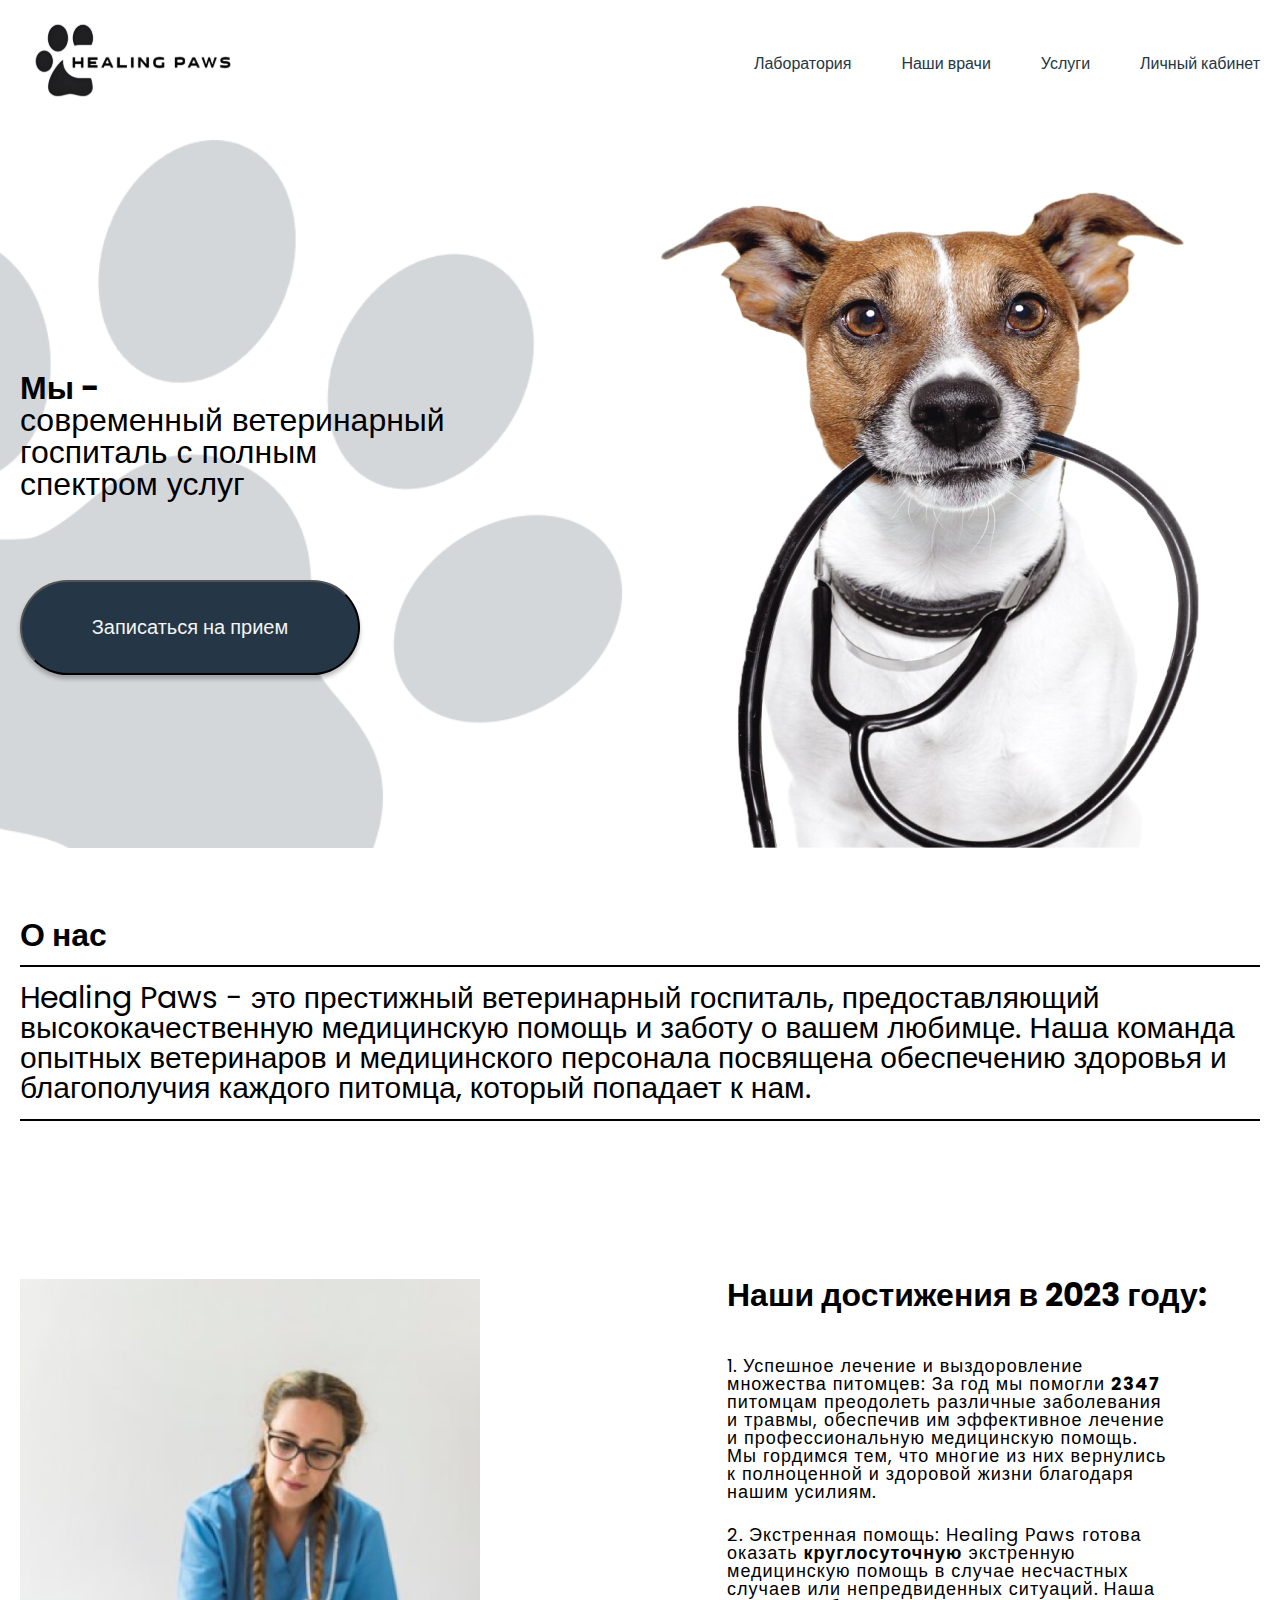
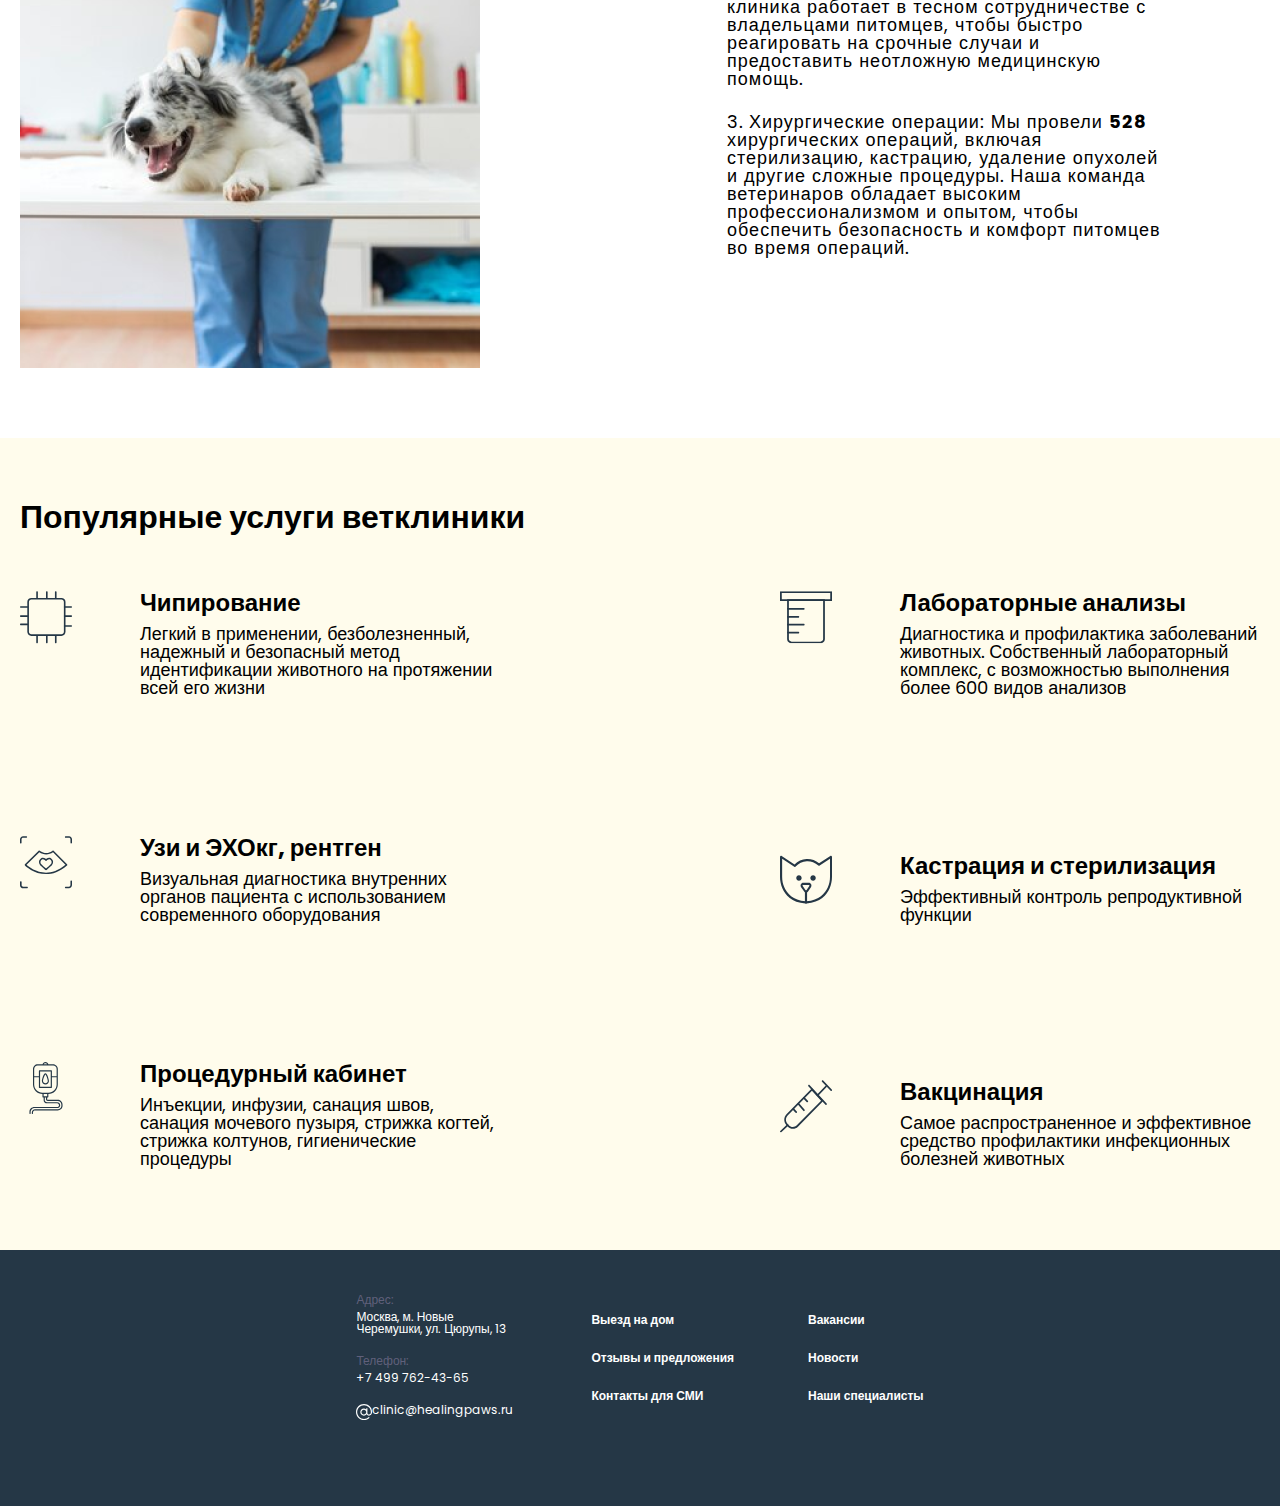
<file: src/index.html>
<!DOCTYPE html>
<html lang="en">

<head>
    <meta charset="UTF-8">
    <meta name="viewport" content="width=device-width, initial-scale=1.0">
    <link rel="preconnect" href="https://fonts.googleapis.com">
    <link rel="preconnect" href="https://fonts.gstatic.com" crossorigin>
    <link
        href="https://fonts.googleapis.com/css2?family=Poppins:ital,wght@0,100;0,200;0,300;0,400;0,500;0,600;0,700;0,800;0,900;1,100;1,200;1,300;1,400;1,500;1,600;1,700;1,800;1,900&display=swap"
        rel="stylesheet">
    <link rel="stylesheet" href="../src/css/index.css">
    <title>Document</title>
</head>

<body>
    <div class="main-section">
        <div class="container main-section__nav-container">
            <header class="main-section__header">
                <a href="index.html"><img src="../assets/logo/logo.svg" alt="logo"></a>
            </header>
            <nav class="main-section__nav nav-menu">
                <ul class="container nav-menu__item">
                    <li class="nav-menu__item-list"><a href="analiz.html">Лаборатория</a></li>
                    <li class="nav-menu__item-list"><a href="doctors.html">Наши врачи</a></li>
                    <li class="nav-menu__item-list"><a href="services.html">Услуги</a></li>
                    <li class="nav-menu__item-list"><a href="lk.html">Личный кабинет</a></li>
                </ul>
            </nav>
        </div>
        <div class="container main-section__content">
            <img src="../assets/img/dog-back.png" alt="" class="main-section__content-dog">
            <img src="../assets/img/фон-лапка2.svg" alt="" class="main-section__content-paw">
            <h1 class="main-section__title"><span class="main-section__span">Мы - </span><br> современный ветеринарный
                <br>госпиталь с полным <br>спектром услуг
            </h1>
            <button class="main-section__button buttons">Записаться на прием</button>
        </div>
    </div>
    <div class="second-section">
        <div class="container second-section__about">
            <h2 class="second-section__title-about">О нас</h2>
            <p class="second-section__paragraph">Healing Paws - это престижный ветеринарный госпиталь, предоставляющий
                высококачественную медицинскую помощь и заботу о вашем любимце. Наша команда опытных ветеринаров и
                медицинского персонала посвящена обеспечению здоровья и благополучия каждого питомца, который попадает к
                нам.</p>
        </div>
    </div>
    <!-- о компании -->
    <div class="container about-section">
        <div class="about-section__content">
            <div class="about-section__content__left">
                <img src="../assets/img/фото-ветврач.png" alt="">
            </div>
            <div class="about-section__content__right">
                <div class="about-section__content__right__header">
                    <p>Наши достижения в 2023 году:</p>
                </div>
                <div class="about-section__content__right__text">
                    <div class="about-section__content__right__text__block-1">1. Успешное лечение и выздоровление
                        множества питомцев: За год мы помогли <span class="about-section__span">2347</span> питомцам
                        преодолеть различные заболевания и травмы, обеспечив им эффективное лечение и профессиональную
                        медицинскую помощь. Мы гордимся тем, что многие из них вернулись к полноценной и здоровой жизни
                        благодаря нашим усилиям.</div>
                    <div class="about-section__content__right__text__block-2">2. Экстренная помощь: Healing Paws готова
                        оказать <span class="about-section__span">круглосуточную</span> экстренную медицинскую помощь в
                        случае несчастных случаев или непредвиденных ситуаций. Наша клиника работает в тесном
                        сотрудничестве с владельцами питомцев, чтобы быстро реагировать на срочные случаи и предоставить
                        неотложную медицинскую помощь.</div>
                    <div class="about-section__content__right__text__block-3">3. Хирургические операции: Мы провели
                        <span class="about-section__span">528</span> хирургических операций, включая стерилизацию,
                        кастрацию, удаление опухолей и другие сложные процедуры. Наша команда ветеринаров обладает
                        высоким профессионализмом и опытом, чтобы обеспечить безопасность и комфорт питомцев во время
                        операций.
                    </div>
                </div>
            </div>
        </div>
    </div>
    <!-- третья секция сайта -->
    <div class="third-section">
        <!-- контент секции -->
        <div class="container third-section__content">
            <!-- заголовок секции -->
            <div class="third-section__content__header">
                <p>Популярные услуги ветклиники</p>
            </div>
            <!-- контент колонок -->
            <div class="third-section__content__colums">
                <!-- левая колонка -->
                <div class="third-section__content__colums__left">
                    <!-- 1 колонка - 1 секция -->
                    <div class="third-section__content__colums__left__inner">
                        <!-- иконка -->
                        <div class="third-section__content__colums__left__img">
                            <img src="../assets/icons/чип.svg" alt="">
                        </div>
                        <!-- контент-текст -->
                        <div class="third-section__content__colums__left__text">
                            <div class="third-section__content__colums__left__text__zag">Чипирование</div>
                            <div class="third-section__content__colums__left__text__p">Легкий в применении,
                                безболезненный, надежный и безопасный метод идентификации животного на протяжении всей
                                его жизни</div>
                        </div>
                    </div>
                    <!-- 2 колонка - 1 секция -->
                    <div class="third-section__content__colums__left__inner">
                        <!-- иконка -->
                        <div class="third-section__content__colums__left__img">
                            <img src="../assets/icons/эхокг.svg" alt="">
                        </div>
                        <!-- контент-текст -->
                        <div class="third-section__content__colums__left__text">
                            <div class="third-section__content__colums__left__text__zag">Узи и ЭХОкг, рентген</div>
                            <div class="third-section__content__colums__left__text__p">Визуальная диагностика внутренних
                                органов пациента с использованием современного оборудования</div>
                        </div>
                    </div>
                    <!-- 3 колонка - 1 секция -->
                    <div class="third-section__content__colums__left__inner">
                        <!-- иконка -->
                        <div class="third-section__content__colums__left__img">
                            <img src="../assets/icons/процедуркаб.svg" alt="">
                        </div>
                        <!-- контент-текст -->
                        <div class="third-section__content__colums__left__text">
                            <div class="third-section__content__colums__left__text__zag">Процедурный кабинет</div>
                            <div class="third-section__content__colums__left__text__p">Инъекции, инфузии, санация швов,
                                санация мочевого пузыря, стрижка когтей, стрижка колтунов, гигиенические процедуры</div>
                        </div>
                    </div>
                </div>
                <div class="third-section__content__colums__right">
                    <div class="third-section__content__colums__right">
                        <!-- 1 колонка - 1 секция -->
                        <div class="third-section__content__colums__right__inner">
                            <!-- иконка -->
                            <div class="third-section__content__colums__right__img">
                                <img src="../assets/icons/лабанализы.svg" alt="">
                            </div>
                            <!-- контент-текст -->
                            <div class="third-section__content__colums__right__text">
                                <div class="third-section__content__colums__right__text__zag">Лабораторные анализы</div>
                                <div class="third-section__content__colums__right__text__p">Диагностика и профилактика
                                    заболеваний животных. Собственный лабораторный комплекс, с возможностью выполнения
                                    более 600 видов анализов</div>
                            </div>
                        </div>
                        <!-- 2 колонка - 1 секция -->
                        <div class="third-section__content__colums__right__inner">
                            <!-- иконка -->
                            <div class="third-section__content__colums__right__img">
                                <img src="../assets/icons/кастр.svg" alt="">
                            </div>
                            <!-- контент-текст -->
                            <div class="third-section__content__colums__right__text">
                                <div class="third-section__content__colums__right__text__zag">Кастрация и стерилизация
                                </div>
                                <div class="third-section__content__colums__right__text__p">Эффективный контроль
                                    репродуктивной функции</div>
                            </div>
                        </div>
                        <!-- 3 колонка - 1 секция -->
                        <div class="third-section__content__colums__right__inner">
                            <!-- иконка -->
                            <div class="third-section__content__colums__right__img">
                                <img src="../assets/icons/вакцин.svg" alt="">
                            </div>
                            <!-- контент-текст -->
                            <div class="third-section__content__colums__right__text">
                                <div class="third-section__content__colums__right__text__zag">Вакцинация</div>
                                <div class="third-section__content__colums__right__text__p">Самое распространенное и
                                    эффективное средство профилактики инфекционных болезней животных</div>
                            </div>
                        </div>
                    </div>
                </div>
            </div>
        </div>
    </div>
    <!-- четвертая секция сайта -->
    <div class="fourth-section">
        <div class=" fourth-section__back">
            <div class="fourth-section__container">
                <div class="fourth-section__nav-1">
                    <div class="fourth-section__container__nav-1__info">
                        <p class="fourth-section__container__nav-1__info__addres">Адрес:</p>
                        <p class="fourth-section__container__nav-1__info__ul">Москва, м. Новые Черемушки, ул. Цюрупы, 13
                        </p>
                        <p class="fourth-section__container__nav-1__info__phone">Телефон:</p>
                        <p class="fourth-section__container__nav-1__info__number">+7 499 762-43-65</p>
                        <div class="fourth-section__container__email">
                            <img src="../assets/icons/email-svg.svg" alt=""
                                class="fourth-section__container__email__emailcl">
                            <p class="fourth-section__container__email__emailcl">clinic@healingpaws.ru</p>
                        </div>
                    </div>
                </div>
                <div class="fourth-section__container__nav-2 nav-header">
                    <p>Выезд на дом</p>
                    <p>Отзывы и предложения</p>
                    <p>Контакты для СМИ</p>
                </div>
                <div class="fourth-section__container__nav-3 nav-header">
                    <p>Вакансии</p>
                    <p>Новости</p>
                    <p>Наши специалисты</p>
                </div>
            </div>
        </div>

    </div>
</body>

</html>
</file>
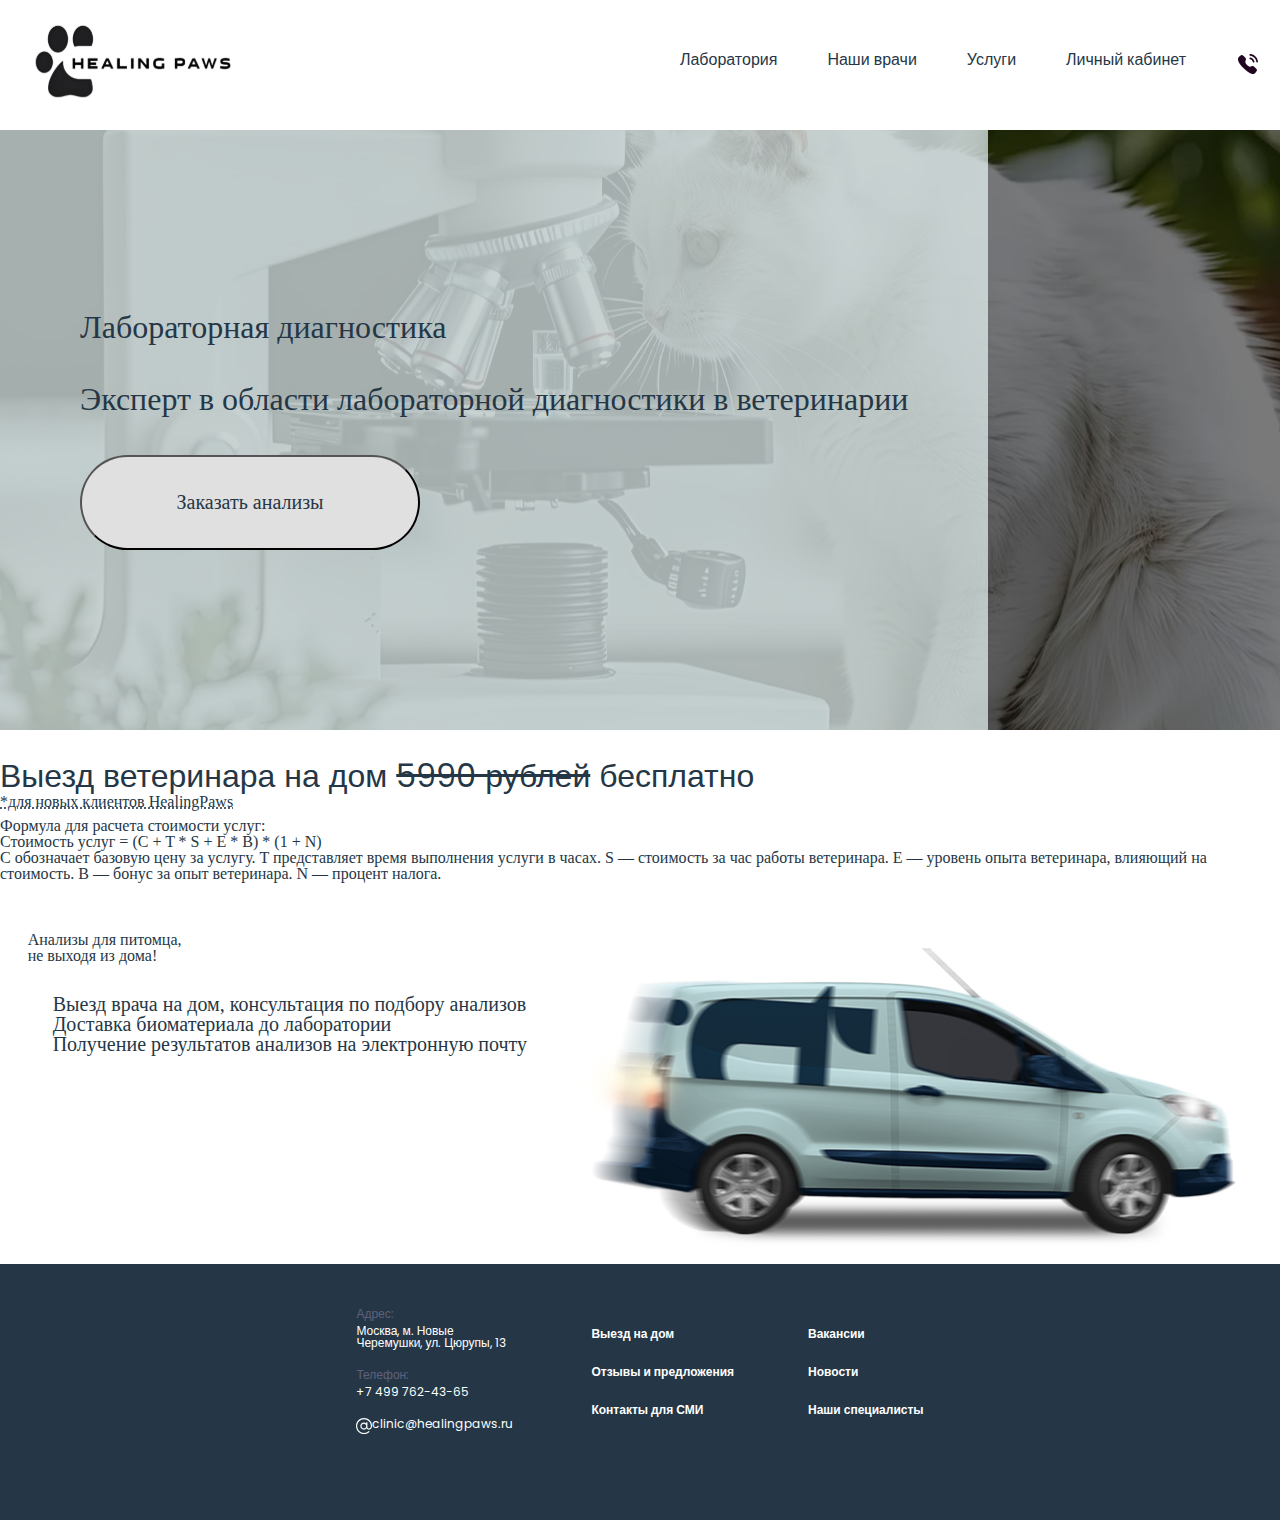
<file: src/analiz.html>
<!DOCTYPE html>
<html lang="en">

<head>
    <meta charset="UTF-8">
    <meta name="viewport" content="width=device-width, initial-scale=1.0">
    <link rel="preconnect" href="https://fonts.googleapis.com">
    <link rel="preconnect" href="https://fonts.gstatic.com" crossorigin>
    <link
        href="https://fonts.googleapis.com/css2?family=Poppins:ital,wght@0,100;0,200;0,300;0,400;0,500;0,600;0,700;0,800;0,900;1,100;1,200;1,300;1,400;1,500;1,600;1,700;1,800;1,900&display=swap"
        rel="stylesheet">
    <link rel="stylesheet" href="./css/analiz.css">
    <title>Лаборатория</title>
</head>

<body>
    <div class="container nav-menu">
        <div class="nav-menu__logo">
            <a href="index.html"><img src="../assets/logo/logo.svg" alt=""></a>
        </div>
        <div class="nav-menu__nav">
            <ul class="nav-menu__item">
                <li class="nav-menu__item-list"><a href="analiz.html">Лаборатория</a></li>
                <li class="nav-menu__item-list"><a href="doctors.html">Наши врачи</a></li>
                <li class="nav-menu__item-list"><a href="services.html">Услуги</a></li>
                <li class="nav-menu__item-list"><a href="lk.html">Личный кабинет</a></li>
                <a href="#"><img src="/assets/icons/Calling.svg" alt="иконка-телефона"></a>
            </ul>
        </div>
    </div>
    <div class="section-second">
        <!-- <img src="/assets/img/lab.svg" alt=""> -->
        <div class="section-second__main">
            <p class="section-second__header"><b></b>Лабораторная диагностика</p>
            <p class="section-second__header"> Эксперт в области лабораторной диагностики <wbr> в ветеринарии</p>
            <button class="section-second__button">Заказать анализы</button>
        </div>

    </div>
    <div class="section-third">
        <div class="section-third__content">
            <div class="section-third__info-action">
                <h3 class="section-third__h3">Выезд ветеринара на дом <strike>5990 рублей</strike> бесплатно </h3>
                <h4><sup><acronym
                            title="Для новых клинетов, либо если вы не пользовались нашими услугами более 6 месяцев">*для
                            новых клиентов HealingPaws</acronym></sup></h4>
                <h5>
                    <p>Формула для расчета стоимости услуг:</p>
                    <p>Стоимость услуг = (<var>C</var> + <var>T</var> * <var>S</var> + <var>E</var> * <var>B</var>) * (1
                        + <var>N</var>)</p>
                </h5>
                <h6><var>C</var> обозначает базовую цену за услугу.
                    <var>T</var> представляет время выполнения услуги в часах.
                    <var>S</var> — стоимость за час работы ветеринара.
                    <var>E</var> — уровень опыта ветеринара, влияющий на стоимость.
                    <var>B</var> — бонус за опыт ветеринара.
                    <var>N</var> — процент налога.
                </h6>
            </div>
            <div class="section-third__info-home">
                <div>
                    <h1>Анализы для питомца,<br>не выходя из дома!</h1>
                    <ul class="section-third__list">
                        <li>Выезд врача на дом, консультация по подбору анализов</li>
                        <li><tt>Доставка</tt> биоматериала до лаборатории</li>
                        <li>Получение результатов анализов на электронную почту</li>

                    </ul>
                </div>
                <div>
                    <img src="/assets/img/banner_car1.png" alt="">
                </div>
            </div>
        </div>

    </div>
    <div class="fourth-section">
        <div class=" fourth-section__back">
            <div class="fourth-section__container">
                <div class="fourth-section__nav-1">
                    <div class="fourth-section__container__nav-1__info">
                        <p class="fourth-section__container__nav-1__info__addres">Адрес:</p>
                        <p class="fourth-section__container__nav-1__info__ul">Москва, м. Новые Черемушки, ул. Цюрупы, 13
                        </p>
                        <p class="fourth-section__container__nav-1__info__phone">Телефон:</p>
                        <p class="fourth-section__container__nav-1__info__number">+7 499 762-43-65</p>
                        <div class="fourth-section__container__email">
                            <img src="../assets/icons/email-svg.svg" alt=""
                                class="fourth-section__container__email__emailcl">
                            <p class="fourth-section__container__email__emailcl">clinic@healingpaws.ru</p>
                        </div>
                    </div>
                </div>
                <div class="fourth-section__container__nav-2 nav-header">
                    <p>Выезд на дом</p>
                    <p>Отзывы и предложения</p>
                    <p>Контакты для СМИ</p>
                </div>
                <div class="fourth-section__container__nav-3 nav-header">
                    <p>Вакансии</p>
                    <p>Новости</p>
                    <p>Наши специалисты</p>
                </div>
            </div>
        </div>
    </div>


</body>

</html>
</file>
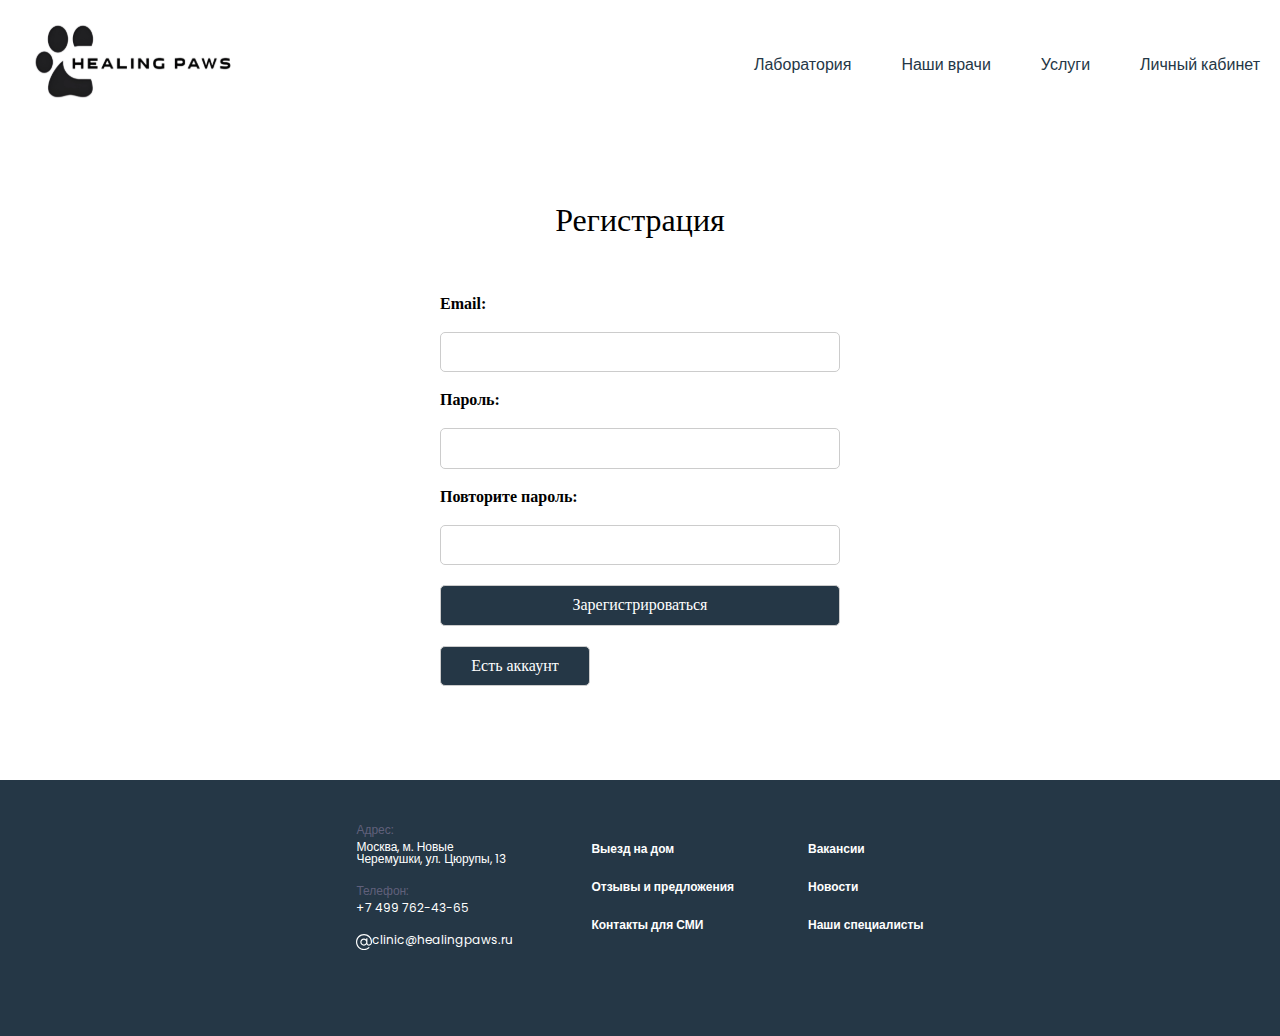
<file: src/lk.html>
<!DOCTYPE html>
<html lang="en">

<head>
    <meta charset="UTF-8">
    <meta name="viewport" content="width=device-width, initial-scale=1.0">
    <link rel="preconnect" href="https://fonts.googleapis.com">
    <link rel="preconnect" href="https://fonts.gstatic.com" crossorigin>
    <link
        href="https://fonts.googleapis.com/css2?family=Poppins:ital,wght@0,100;0,200;0,300;0,400;0,500;0,600;0,700;0,800;0,900;1,100;1,200;1,300;1,400;1,500;1,600;1,700;1,800;1,900&display=swap"
        rel="stylesheet">
    <link rel="stylesheet" href="./css/lk.css">
    <title>Регистрация</title>
</head>

<body>
    <div class="container nav-menu">
        <div class="nav-menu__logo">
            <a href="index.html"><img src="../assets/logo/logo.svg" alt=""></a>
        </div>
        <div class="nav-menu__nav">
            <ul class="nav-menu__item">
                <li class="nav-menu__item-list"><a href="analiz.html">Лаборатория</a></li>
                <li class="nav-menu__item-list"><a href="doctors.html">Наши врачи</a></li>
                <li class="nav-menu__item-list"><a href="services.html">Услуги</a></li>
                <li class="nav-menu__item-list"><a href="lk.html">Личный кабинет</a></li>
            </ul>
        </div>
    </div>
    <div id="registration-div" class="registration-form-container">
        <h1>Регистрация</h1>
        <form id="registration-form">
            <label for="email">Email:</label>
            <input type="email" id="email">

            <label for="password">Пароль:</label>
            <input type="password" id="password">

            <label for="password-repeat">Повторите пароль:</label>
            <input type="password" id="password-repeat">

            <input type="submit" value="Зарегистрироваться">

            <button id="go-to-login-button">Есть аккаунт</button>
        </form>

    </div>

    <div id="login-div" class="registration-form-container">
        <h1>Логин</h1>
        <form id="login-form">
            <label for="email">Email:</label>
            <input type="email" id="email">

            <label for="password">Пароль:</label>
            <input type="password" id="password">

            <input type="submit" value="Войти">

            <button id="go-to-register-button">Зарегистрироваться</button>
        </form>

    </div>

    <div class="fourth-section">
        <div class=" fourth-section__back">
            <div class="fourth-section__container">
                <div class="fourth-section__nav-1">
                    <div class="fourth-section__container__nav-1__info">
                        <p class="fourth-section__container__nav-1__info__addres">Адрес:</p>
                        <p class="fourth-section__container__nav-1__info__ul">Москва, м. Новые Черемушки, ул. Цюрупы, 13
                        </p>
                        <p class="fourth-section__container__nav-1__info__phone">Телефон:</p>
                        <p class="fourth-section__container__nav-1__info__number">+7 499 762-43-65</p>
                        <div class="fourth-section__container__email">
                            <img src="../assets/icons/email-svg.svg" alt=""
                                class="fourth-section__container__email__emailcl">
                            <p class="fourth-section__container__email__emailcl">clinic@healingpaws.ru</p>
                        </div>
                    </div>
                </div>
                <div class="fourth-section__container__nav-2 nav-header">
                    <p>Выезд на дом</p>
                    <p>Отзывы и предложения</p>
                    <p>Контакты для СМИ</p>
                </div>
                <div class="fourth-section__container__nav-3 nav-header">
                    <p>Вакансии</p>
                    <p>Новости</p>
                    <p>Наши специалисты</p>
                </div>
            </div>
        </div>
    </div>

    <script src="js/lk.js">

    </script>
</body>

</html>
</file>
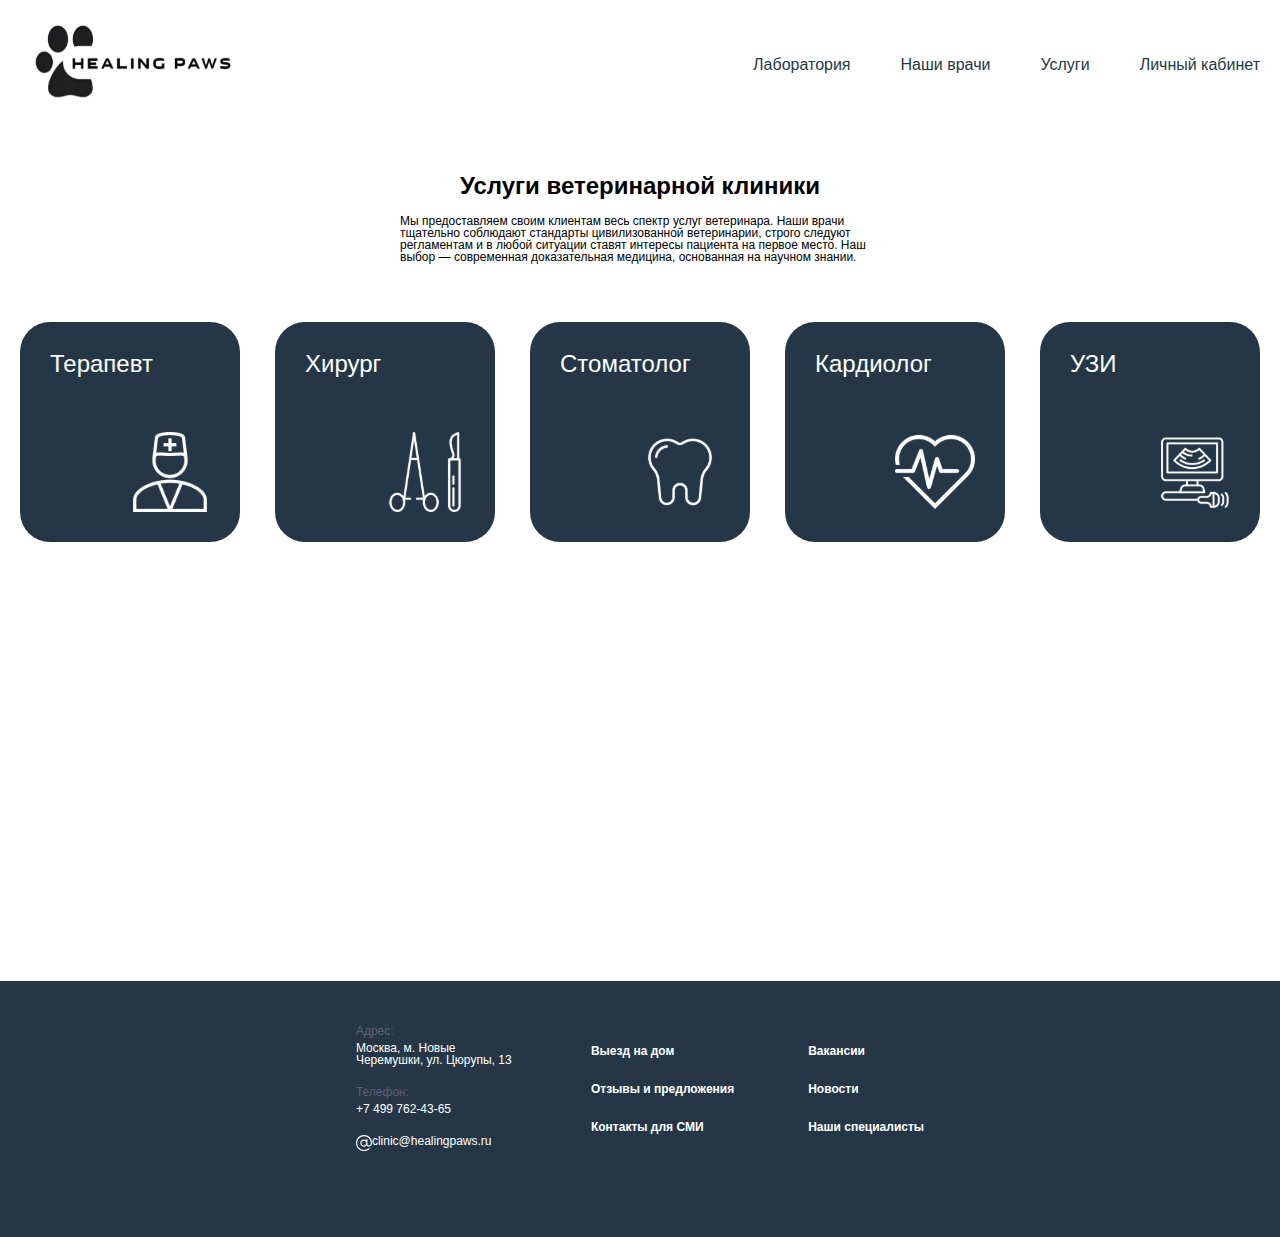
<file: src/services.html>
<!DOCTYPE html>
<html lang="en">

<head>
    <meta charset="UTF-8">
    <meta name="viewport" content="width=device-width, initial-scale=1.0">
    <link rel="stylesheet" href="./css/services.css">
    <title>Document</title>
</head>

<body>
    <div class="container nav-menu">
        <div class="nav-menu__logo">
            <a href="index.html"><img src="../assets/logo/logo.svg" alt=""></a>
        </div>
        <div class="nav-menu__nav">
            <ul class="nav-menu__item">
                <li class="nav-menu__item-list"><a href="analiz.html">Лаборатория</a></li>
                <li class="nav-menu__item-list"><a href="doctors.html">Наши врачи</a></li>
                <li class="nav-menu__item-list"><a href="services.html">Услуги</a></li>
                <li class="nav-menu__item-list"><a href="lk.html">Личный кабинет</a></li>
            </ul>
        </div>
    </div>
    <div class="container main-section">
        <!-- <div class="main-section__content-paw">
            <img src="../assets/img/фон-лапка2.svg" alt="">
        </div> -->
        <div class="container main-section__content">
            <div class="main-section__content__header">
                <div class="main-section__content__header__zag">Услуги ветеринарной клиники</div>
                <div class="main-section__content__header__p">Мы предоставляем своим клиентам весь спектр услуг
                    ветеринара. Наши врачи тщательно соблюдают стандарты цивилизованной ветеринарии, строго следуют
                    регламентам и в любой ситуации ставят интересы пациента на первое место. Наш выбор — современная
                    доказательная медицина, основанная на научном знании.</div>
            </div>
        </div>
        <div class="second-section__services">
            <div class="second-section__services__block">
                <a href="#">
                    <div class="second-section__services__block__info">
                        <div class="second-section__services__block__title">
                            <p class="second-section__services__block__p">Терапевт</p>
                        </div>
                        <div class="second-section__services__block__img"><img src="../assets/icons/terapevt.svg"
                                alt="">
                        </div>
                    </div>
                </a>
                <a href="#">
                    <div class="second-section__services__block__info">
                        <div class="second-section__services__block__title">
                            <p class="second-section__services__block__p">Хирург</p>
                        </div>
                        <div class="second-section__services__block__img"><img src="../assets/icons/hirurg.svg" alt="">
                        </div>
                    </div>
                </a>
                <a href="#">
                    <div class="second-section__services__block__info">
                        <div class="second-section__services__block__title">
                            <p class="second-section__services__block__p">Стоматолог</p>
                        </div>
                        <div class="second-section__services__block__img"><img src="../assets/icons/stomatolog.svg"
                                alt="">
                        </div>
                    </div>
                </a>
                <a href="#">
                    <div class="second-section__services__block__info">
                        <div class="second-section__services__block__title">
                            <p class="second-section__services__block__p">Кардиолог</p>
                        </div>
                        <div class="second-section__services__block__img"><img src="../assets/icons/cardiolog.svg"
                                alt="">
                        </div>
                    </div>
                </a>
                <a href="#">
                    <div class="second-section__services__block__info">
                        <div class="second-section__services__block__title">
                            <p class="second-section__services__block__p">УЗИ</p>
                        </div>
                        <div class="second-section__services__block__img"><img src="../assets/icons/uzi.svg" alt="">
                        </div>
                    </div>
                </a>
            </div>
        </div>
    </div>
    <div class="fourth-section">
        <div class=" fourth-section__back">
            <div class="fourth-section__container">
                <div class="fourth-section__nav-1">
                    <div class="fourth-section__container__nav-1__info">
                        <p class="fourth-section__container__nav-1__info__addres">Адрес:</p>
                        <p class="fourth-section__container__nav-1__info__ul">Москва, м. Новые Черемушки, ул. Цюрупы, 13
                        </p>
                        <p class="fourth-section__container__nav-1__info__phone">Телефон:</p>
                        <p class="fourth-section__container__nav-1__info__number">+7 499 762-43-65</p>
                        <div class="fourth-section__container__email">
                            <img src="../assets/icons/email-svg.svg" alt=""
                                class="fourth-section__container__email__emailcl">
                            <p class="fourth-section__container__email__emailcl">clinic@healingpaws.ru</p>
                        </div>
                    </div>
                </div>
                <div class="fourth-section__container__nav-2 nav-header">
                    <p>Выезд на дом</p>
                    <p>Отзывы и предложения</p>
                    <p>Контакты для СМИ</p>
                </div>
                <div class="fourth-section__container__nav-3 nav-header">
                    <p>Вакансии</p>
                    <p>Новости</p>
                    <p>Наши специалисты</p>
                </div>
            </div>
        </div>
    </div>
</body>

</html>
</file>
<file: src/css/index.css>
/*! normalize.css v8.0.1 | MIT License | github.com/necolas/normalize.css */
/* Document
   ========================================================================== */
/**
 * 1. Correct the line height in all browsers.
 * 2. Prevent adjustments of font size after orientation changes in iOS.
 */
html {
  line-height: 1.15; /* 1 */
  -webkit-text-size-adjust: 100%; /* 2 */
}

/* Sections
   ========================================================================== */
/**
 * Remove the margin in all browsers.
 */
body {
  margin: 0;
}

/**
 * Render the `main` element consistently in IE.
 */
main {
  display: block;
}

/**
 * Correct the font size and margin on `h1` elements within `section` and
 * `article` contexts in Chrome, Firefox, and Safari.
 */
h1 {
  font-size: 2em;
  margin: 0.67em 0;
}

/* Grouping content
   ========================================================================== */
/**
 * 1. Add the correct box sizing in Firefox.
 * 2. Show the overflow in Edge and IE.
 */
hr {
  -webkit-box-sizing: content-box;
          box-sizing: content-box; /* 1 */
  height: 0; /* 1 */
  overflow: visible; /* 2 */
}

/**
 * 1. Correct the inheritance and scaling of font size in all browsers.
 * 2. Correct the odd `em` font sizing in all browsers.
 */
pre {
  font-family: monospace, monospace; /* 1 */
  font-size: 1em; /* 2 */
}

/* Text-level semantics
   ========================================================================== */
/**
 * Remove the gray background on active links in IE 10.
 */
a {
  background-color: transparent;
}

/**
 * 1. Remove the bottom border in Chrome 57-
 * 2. Add the correct text decoration in Chrome, Edge, IE, Opera, and Safari.
 */
abbr[title] {
  border-bottom: none; /* 1 */
  text-decoration: underline; /* 2 */
  -webkit-text-decoration: underline dotted;
          text-decoration: underline dotted; /* 2 */
}

/**
 * Add the correct font weight in Chrome, Edge, and Safari.
 */
b,
strong {
  font-weight: bolder;
}

/**
 * 1. Correct the inheritance and scaling of font size in all browsers.
 * 2. Correct the odd `em` font sizing in all browsers.
 */
code,
kbd,
samp {
  font-family: monospace, monospace; /* 1 */
  font-size: 1em; /* 2 */
}

/**
 * Add the correct font size in all browsers.
 */
small {
  font-size: 80%;
}

/**
 * Prevent `sub` and `sup` elements from affecting the line height in
 * all browsers.
 */
sub,
sup {
  font-size: 75%;
  line-height: 0;
  position: relative;
  vertical-align: baseline;
}

sub {
  bottom: -0.25em;
}

sup {
  top: -0.5em;
}

/* Embedded content
   ========================================================================== */
/**
 * Remove the border on images inside links in IE 10.
 */
img {
  border-style: none;
}

/* Forms
   ========================================================================== */
/**
 * 1. Change the font styles in all browsers.
 * 2. Remove the margin in Firefox and Safari.
 */
button,
input,
optgroup,
select,
textarea {
  font-family: inherit; /* 1 */
  font-size: 100%; /* 1 */
  line-height: 1.15; /* 1 */
  margin: 0; /* 2 */
}

/**
 * Show the overflow in IE.
 * 1. Show the overflow in Edge.
 */
button,
input { /* 1 */
  overflow: visible;
}

/**
 * Remove the inheritance of text transform in Edge, Firefox, and IE.
 * 1. Remove the inheritance of text transform in Firefox.
 */
button,
select { /* 1 */
  text-transform: none;
}

/**
 * Correct the inability to style clickable types in iOS and Safari.
 */
button,
[type=button],
[type=reset],
[type=submit] {
  -webkit-appearance: button;
}

/**
 * Remove the inner border and padding in Firefox.
 */
button::-moz-focus-inner,
[type=button]::-moz-focus-inner,
[type=reset]::-moz-focus-inner,
[type=submit]::-moz-focus-inner {
  border-style: none;
  padding: 0;
}

/**
 * Restore the focus styles unset by the previous rule.
 */
button:-moz-focusring,
[type=button]:-moz-focusring,
[type=reset]:-moz-focusring,
[type=submit]:-moz-focusring {
  outline: 1px dotted ButtonText;
}

/**
 * Correct the padding in Firefox.
 */
fieldset {
  padding: 0.35em 0.75em 0.625em;
}

/**
 * 1. Correct the text wrapping in Edge and IE.
 * 2. Correct the color inheritance from `fieldset` elements in IE.
 * 3. Remove the padding so developers are not caught out when they zero out
 *    `fieldset` elements in all browsers.
 */
legend {
  -webkit-box-sizing: border-box;
          box-sizing: border-box; /* 1 */
  color: inherit; /* 2 */
  display: table; /* 1 */
  max-width: 100%; /* 1 */
  padding: 0; /* 3 */
  white-space: normal; /* 1 */
}

/**
 * Add the correct vertical alignment in Chrome, Firefox, and Opera.
 */
progress {
  vertical-align: baseline;
}

/**
 * Remove the default vertical scrollbar in IE 10+.
 */
textarea {
  overflow: auto;
}

/**
 * 1. Add the correct box sizing in IE 10.
 * 2. Remove the padding in IE 10.
 */
[type=checkbox],
[type=radio] {
  -webkit-box-sizing: border-box;
          box-sizing: border-box; /* 1 */
  padding: 0; /* 2 */
}

/**
 * Correct the cursor style of increment and decrement buttons in Chrome.
 */
[type=number]::-webkit-inner-spin-button,
[type=number]::-webkit-outer-spin-button {
  height: auto;
}

/**
 * 1. Correct the odd appearance in Chrome and Safari.
 * 2. Correct the outline style in Safari.
 */
[type=search] {
  -webkit-appearance: textfield; /* 1 */
  outline-offset: -2px; /* 2 */
}

/**
 * Remove the inner padding in Chrome and Safari on macOS.
 */
[type=search]::-webkit-search-decoration {
  -webkit-appearance: none;
}

/**
 * 1. Correct the inability to style clickable types in iOS and Safari.
 * 2. Change font properties to `inherit` in Safari.
 */
::-webkit-file-upload-button {
  -webkit-appearance: button; /* 1 */
  font: inherit; /* 2 */
}

/* Interactive
   ========================================================================== */
/*
 * Add the correct display in Edge, IE 10+, and Firefox.
 */
details {
  display: block;
}

/*
 * Add the correct display in all browsers.
 */
summary {
  display: list-item;
}

/* Misc
   ========================================================================== */
/**
 * Add the correct display in IE 10+.
 */
template {
  display: none;
}

/**
 * Add the correct display in IE 10.
 */
[hidden] {
  display: none;
}

html, body, div, span, applet, object, iframe,
h1, h2, h3, h4, h5, h6, p, blockquote, pre,
a, abbr, acronym, address, big, cite, code,
del, dfn, em, img, ins, kbd, q, s, samp,
small, strike, strong, sub, sup, tt, var,
b, u, i, center,
dl, dt, dd, ol, ul, li,
fieldset, form, label, legend,
table, caption, tbody, tfoot, thead, tr, th, td,
article, aside, canvas, details, embed,
figure, figcaption, footer, header, hgroup,
menu, nav, output, ruby, section, summary,
time, mark, audio, video {
  margin: 0;
  padding: 0;
  border: 0;
  font-size: 100%;
  font: inherit;
  vertical-align: baseline;
}

article, aside, details, figcaption, figure,
footer, header, hgroup, menu, nav, section {
  display: block;
}

html {
  height: 100%;
}

body {
  line-height: 1;
}

ol, ul {
  list-style: none;
}

blockquote, q {
  quotes: none;
}

blockquote:before, blockquote:after,
q:before, q:after {
  content: "";
  content: none;
}

table {
  border-collapse: collapse;
  border-spacing: 0;
}

* {
  -webkit-box-sizing: border-box;
          box-sizing: border-box;
}

a {
  text-decoration: none;
  color: #253746;
}

.container {
  max-width: 1240px;
  margin: 0 auto;
}

.main-section {
  padding-top: 20px;
  position: relative;
  overflow: hidden;
  margin-bottom: 71px;
}
.main-section__nav-container {
  display: -webkit-box;
  display: -ms-flexbox;
  display: flex;
  -webkit-box-orient: horizontal;
  -webkit-box-direction: normal;
      -ms-flex-direction: row;
          flex-direction: row;
  -webkit-box-pack: justify;
      -ms-flex-pack: justify;
          justify-content: space-between;
  height: 87px;
  -webkit-box-align: center;
      -ms-flex-align: center;
          align-items: center;
  margin-bottom: 85px;
}
.main-section__content-dog {
  position: relative;
  display: -webkit-box;
  display: -ms-flexbox;
  display: flex;
  margin-left: auto;
  z-index: 800;
}
.main-section__content-paw {
  position: absolute;
  top: 140px;
  left: -165px;
  display: -webkit-inline-box;
  display: -ms-inline-flexbox;
  display: inline-flex;
}
.main-section__title {
  position: absolute;
  font-size: 32px;
  font-family: Poppins, sans-serif;
  top: 372px;
  margin-bottom: 54px;
}
.main-section__span {
  font-weight: 700;
  font-style: bold;
}
.main-section__button {
  position: absolute;
  top: 580px;
  width: 340px;
  height: 95px;
  -webkit-box-flex: 0;
      -ms-flex-positive: 0;
          flex-grow: 0;
  border-radius: 100px;
  background-color: #253746;
  width: 340px;
  height: 95px;
  -webkit-box-shadow: 0 4px 4px 0 rgba(0, 0, 0, 0.25);
          box-shadow: 0 4px 4px 0 rgba(0, 0, 0, 0.25);
  font-size: 20px;
  text-align: center;
  font-family: Poppins, sans-serif;
  color: #f4f4f4;
}

.nav-menu {
  display: -webkit-box;
  display: -ms-flexbox;
  display: flex;
  -webkit-box-align: center;
      -ms-flex-align: center;
          align-items: center;
  -webkit-box-pack: justify;
      -ms-flex-pack: justify;
          justify-content: space-between;
}
.nav-menu__item {
  display: -webkit-box;
  display: -ms-flexbox;
  display: flex;
  -webkit-box-orient: horizontal;
  -webkit-box-direction: normal;
      -ms-flex-direction: row;
          flex-direction: row;
}
.nav-menu__item-list {
  margin-right: 50px;
  font-size: 16px;
  font-family: Poppins, sans-serif;
}
.nav-menu__item-list:last-child {
  margin-right: 0px;
}

.second-section {
  position: relative;
}
.second-section__title-about {
  font-family: "Poppins", sans-serif;
  font-weight: 700;
  font-style: bold;
  font-size: 32px;
  margin-bottom: 14px;
}
.second-section__paragraph {
  font-family: "Poppins", sans-serif;
  padding: 16px 0 16px 0;
  font-size: 30px;
  border-top: 2px solid black;
  border-bottom: 2px solid black;
  margin-bottom: 158px;
}
.second-section__section__layout {
  display: -webkit-box;
  display: -ms-flexbox;
  display: flex;
  -webkit-box-pack: end;
      -ms-flex-pack: end;
          justify-content: flex-end;
}

.about-section {
  margin-bottom: 70px;
  display: -webkit-box;
  display: -ms-flexbox;
  display: flex;
  -webkit-box-pack: justify;
      -ms-flex-pack: justify;
          justify-content: space-between;
  width: 1240px;
}
.about-section__content {
  display: -webkit-box;
  display: -ms-flexbox;
  display: flex;
  width: 1240px;
  -webkit-box-pack: justify;
      -ms-flex-pack: justify;
          justify-content: space-between;
}
.about-section__content__left {
  display: -webkit-box;
  display: -ms-flexbox;
  display: flex;
}
.about-section__content__right {
  display: -webkit-box;
  display: -ms-flexbox;
  display: flex;
  -webkit-box-orient: vertical;
  -webkit-box-direction: normal;
      -ms-flex-direction: column;
          flex-direction: column;
  width: 533px;
}
.about-section__content__right__header {
  display: -webkit-box;
  display: -ms-flexbox;
  display: flex;
  font-family: "Poppins", sans-serif;
  font-size: 32px;
  font-weight: 700;
  margin-bottom: 46px;
}
.about-section__content__right__text {
  display: -webkit-box;
  display: -ms-flexbox;
  display: flex;
  -webkit-box-orient: vertical;
  -webkit-box-direction: normal;
      -ms-flex-direction: column;
          flex-direction: column;
  font-family: "Poppins", sans-serif;
  font-size: 18px;
  -webkit-box-pack: justify;
      -ms-flex-pack: justify;
          justify-content: space-between;
  height: 500px;
  width: 440px;
  letter-spacing: 1px;
}
.about-section__span {
  font-weight: 700;
}

.third-section {
  display: -webkit-box;
  display: -ms-flexbox;
  display: flex;
  background-color: #FFFCEC;
  background-size: 100% auto;
  margin: 0 auto;
  height: 812px;
}
.third-section__content {
  width: 1240px;
  padding-top: 63px;
}
.third-section__content__header {
  margin-bottom: 58px;
  font-family: "Poppins", sans-serif;
  font-weight: 700;
  font-size: 32px;
}
.third-section__content__colums {
  display: -webkit-box;
  display: -ms-flexbox;
  display: flex;
  -webkit-box-pack: justify;
      -ms-flex-pack: justify;
          justify-content: space-between;
}
.third-section__content__colums__left {
  display: -webkit-box;
  display: -ms-flexbox;
  display: flex;
  -webkit-box-orient: vertical;
  -webkit-box-direction: normal;
      -ms-flex-direction: column;
          flex-direction: column;
  height: 577px;
  -webkit-box-pack: justify;
      -ms-flex-pack: justify;
          justify-content: space-between;
}
.third-section__content__colums__left__inner {
  width: 480px;
  display: -webkit-box;
  display: -ms-flexbox;
  display: flex;
}
.third-section__content__colums__left__img {
  display: -webkit-box;
  display: -ms-flexbox;
  display: flex;
  -webkit-box-orient: vertical;
  -webkit-box-direction: normal;
      -ms-flex-direction: column;
          flex-direction: column;
  margin-right: 68px;
}
.third-section__content__colums__left__text {
  font-family: "Poppins", sans-serif;
  display: -webkit-box;
  display: -ms-flexbox;
  display: flex;
  -webkit-box-orient: vertical;
  -webkit-box-direction: normal;
      -ms-flex-direction: column;
          flex-direction: column;
}
.third-section__content__colums__left__text__zag {
  font-size: 24px;
  font-weight: 700;
  margin-bottom: 10px;
}
.third-section__content__colums__left__text__p {
  font-size: 18px;
}
.third-section__content__colums__right {
  display: -webkit-box;
  display: -ms-flexbox;
  display: flex;
  -webkit-box-orient: vertical;
  -webkit-box-direction: normal;
      -ms-flex-direction: column;
          flex-direction: column;
  height: 577px;
  -webkit-box-pack: justify;
      -ms-flex-pack: justify;
          justify-content: space-between;
}
.third-section__content__colums__right__inner {
  width: 480px;
  display: -webkit-box;
  display: -ms-flexbox;
  display: flex;
}
.third-section__content__colums__right__img {
  display: -webkit-box;
  display: -ms-flexbox;
  display: flex;
  -webkit-box-orient: vertical;
  -webkit-box-direction: normal;
      -ms-flex-direction: column;
          flex-direction: column;
  margin-right: 68px;
}
.third-section__content__colums__right__text {
  font-family: "Poppins", sans-serif;
  display: -webkit-box;
  display: -ms-flexbox;
  display: flex;
  -webkit-box-orient: vertical;
  -webkit-box-direction: normal;
      -ms-flex-direction: column;
          flex-direction: column;
}
.third-section__content__colums__right__text__zag {
  font-size: 24px;
  font-weight: 700;
  margin-bottom: 10px;
}
.third-section__content__colums__right__text__p {
  font-size: 18px;
}

.fourth-section {
  background-color: #253746;
  background-size: 100% auto;
  height: 256px;
  margin: 0 auto;
  display: -webkit-box;
  display: -ms-flexbox;
  display: flex;
  -webkit-box-orient: vertical;
  -webkit-box-direction: normal;
      -ms-flex-direction: column;
          flex-direction: column;
}
.fourth-section__back {
  display: -webkit-box;
  display: -ms-flexbox;
  display: flex;
  -webkit-box-pack: start;
      -ms-flex-pack: start;
          justify-content: flex-start;
}
.fourth-section__container {
  display: -webkit-box;
  display: -ms-flexbox;
  display: flex;
  margin: 0 auto;
  -webkit-box-pack: start;
      -ms-flex-pack: start;
          justify-content: flex-start;
  -webkit-box-align: center;
      -ms-flex-align: center;
          align-items: center;
}
.fourth-section__container__nav-1 {
  display: -webkit-box;
  display: -ms-flexbox;
  display: flex;
  -webkit-box-orient: vertical;
  -webkit-box-direction: normal;
      -ms-flex-direction: column;
          flex-direction: column;
}
.fourth-section__container__nav-1__info {
  display: -webkit-box;
  display: -ms-flexbox;
  display: flex;
  -webkit-box-orient: vertical;
  -webkit-box-direction: normal;
      -ms-flex-direction: column;
          flex-direction: column;
  width: 161px;
  font-size: 12px;
  font-family: "Poppins", sans-serif;
}
.fourth-section__container__nav-1__info__addres {
  margin-top: 44px;
  color: #60607B;
  margin-bottom: 5px;
}
.fourth-section__container__nav-1__info__ul {
  color: white;
  margin-bottom: 20px;
}
.fourth-section__container__nav-1__info__phone {
  color: #60607B;
  margin-bottom: 5px;
}
.fourth-section__container__nav-1__info__number {
  color: white;
  margin-bottom: 20px;
}
.fourth-section__container__email {
  display: -webkit-box;
  display: -ms-flexbox;
  display: flex;
}
.fourth-section__container__email__img {
  margin-right: 9px;
}
.fourth-section__container__email__emailcl {
  color: white;
}
.fourth-section__container__nav-2 {
  margin-right: 74px;
  margin-left: 74px;
  margin-top: 44px;
  display: -webkit-box;
  display: -ms-flexbox;
  display: flex;
  -webkit-box-orient: vertical;
  -webkit-box-direction: normal;
      -ms-flex-direction: column;
          flex-direction: column;
  -webkit-box-pack: justify;
      -ms-flex-pack: justify;
          justify-content: space-between;
}
.fourth-section__container__nav-3 {
  margin-top: 44px;
  display: -webkit-box;
  display: -ms-flexbox;
  display: flex;
  -webkit-box-orient: vertical;
  -webkit-box-direction: normal;
      -ms-flex-direction: column;
          flex-direction: column;
  -webkit-box-pack: justify;
      -ms-flex-pack: justify;
          justify-content: space-between;
}

.nav-header {
  display: -webkit-box;
  display: -ms-flexbox;
  display: flex;
  font-family: "Poppins", sans-serif;
  font-weight: 600;
  color: white;
  font-size: 12px;
  height: 88px;
}/*# sourceMappingURL=index.css.map */
</file>
<file: src/css/analiz.css>
@charset "UTF-8";
/*! normalize.css v8.0.1 | MIT License | github.com/necolas/normalize.css */
/* Document
   ========================================================================== */
/**
 * 1. Correct the line height in all browsers.
 * 2. Prevent adjustments of font size after orientation changes in iOS.
 */
html {
  line-height: 1.15; /* 1 */
  -webkit-text-size-adjust: 100%; /* 2 */
}

/* Sections
   ========================================================================== */
/**
 * Remove the margin in all browsers.
 */
body {
  margin: 0;
}

/**
 * Render the `main` element consistently in IE.
 */
main {
  display: block;
}

/**
 * Correct the font size and margin on `h1` elements within `section` and
 * `article` contexts in Chrome, Firefox, and Safari.
 */
h1 {
  font-size: 2em;
  margin: 0.67em 0;
}

/* Grouping content
   ========================================================================== */
/**
 * 1. Add the correct box sizing in Firefox.
 * 2. Show the overflow in Edge and IE.
 */
hr {
  -webkit-box-sizing: content-box;
          box-sizing: content-box; /* 1 */
  height: 0; /* 1 */
  overflow: visible; /* 2 */
}

/**
 * 1. Correct the inheritance and scaling of font size in all browsers.
 * 2. Correct the odd `em` font sizing in all browsers.
 */
pre {
  font-family: monospace, monospace; /* 1 */
  font-size: 1em; /* 2 */
}

/* Text-level semantics
   ========================================================================== */
/**
 * Remove the gray background on active links in IE 10.
 */
a {
  background-color: transparent;
}

/**
 * 1. Remove the bottom border in Chrome 57-
 * 2. Add the correct text decoration in Chrome, Edge, IE, Opera, and Safari.
 */
abbr[title] {
  border-bottom: none; /* 1 */
  text-decoration: underline; /* 2 */
  -webkit-text-decoration: underline dotted;
          text-decoration: underline dotted; /* 2 */
}

/**
 * Add the correct font weight in Chrome, Edge, and Safari.
 */
b,
strong {
  font-weight: bolder;
}

/**
 * 1. Correct the inheritance and scaling of font size in all browsers.
 * 2. Correct the odd `em` font sizing in all browsers.
 */
code,
kbd,
samp {
  font-family: monospace, monospace; /* 1 */
  font-size: 1em; /* 2 */
}

/**
 * Add the correct font size in all browsers.
 */
small {
  font-size: 80%;
}

/**
 * Prevent `sub` and `sup` elements from affecting the line height in
 * all browsers.
 */
sub,
sup {
  font-size: 75%;
  line-height: 0;
  position: relative;
  vertical-align: baseline;
}

sub {
  bottom: -0.25em;
}

sup {
  top: -0.5em;
}

/* Embedded content
   ========================================================================== */
/**
 * Remove the border on images inside links in IE 10.
 */
img {
  border-style: none;
}

/* Forms
   ========================================================================== */
/**
 * 1. Change the font styles in all browsers.
 * 2. Remove the margin in Firefox and Safari.
 */
button,
input,
optgroup,
select,
textarea {
  font-family: inherit; /* 1 */
  font-size: 100%; /* 1 */
  line-height: 1.15; /* 1 */
  margin: 0; /* 2 */
}

/**
 * Show the overflow in IE.
 * 1. Show the overflow in Edge.
 */
button,
input { /* 1 */
  overflow: visible;
}

/**
 * Remove the inheritance of text transform in Edge, Firefox, and IE.
 * 1. Remove the inheritance of text transform in Firefox.
 */
button,
select { /* 1 */
  text-transform: none;
}

/**
 * Correct the inability to style clickable types in iOS and Safari.
 */
button,
[type=button],
[type=reset],
[type=submit] {
  -webkit-appearance: button;
}

/**
 * Remove the inner border and padding in Firefox.
 */
button::-moz-focus-inner,
[type=button]::-moz-focus-inner,
[type=reset]::-moz-focus-inner,
[type=submit]::-moz-focus-inner {
  border-style: none;
  padding: 0;
}

/**
 * Restore the focus styles unset by the previous rule.
 */
button:-moz-focusring,
[type=button]:-moz-focusring,
[type=reset]:-moz-focusring,
[type=submit]:-moz-focusring {
  outline: 1px dotted ButtonText;
}

/**
 * Correct the padding in Firefox.
 */
fieldset {
  padding: 0.35em 0.75em 0.625em;
}

/**
 * 1. Correct the text wrapping in Edge and IE.
 * 2. Correct the color inheritance from `fieldset` elements in IE.
 * 3. Remove the padding so developers are not caught out when they zero out
 *    `fieldset` elements in all browsers.
 */
legend {
  -webkit-box-sizing: border-box;
          box-sizing: border-box; /* 1 */
  color: inherit; /* 2 */
  display: table; /* 1 */
  max-width: 100%; /* 1 */
  padding: 0; /* 3 */
  white-space: normal; /* 1 */
}

/**
 * Add the correct vertical alignment in Chrome, Firefox, and Opera.
 */
progress {
  vertical-align: baseline;
}

/**
 * Remove the default vertical scrollbar in IE 10+.
 */
textarea {
  overflow: auto;
}

/**
 * 1. Add the correct box sizing in IE 10.
 * 2. Remove the padding in IE 10.
 */
[type=checkbox],
[type=radio] {
  -webkit-box-sizing: border-box;
          box-sizing: border-box; /* 1 */
  padding: 0; /* 2 */
}

/**
 * Correct the cursor style of increment and decrement buttons in Chrome.
 */
[type=number]::-webkit-inner-spin-button,
[type=number]::-webkit-outer-spin-button {
  height: auto;
}

/**
 * 1. Correct the odd appearance in Chrome and Safari.
 * 2. Correct the outline style in Safari.
 */
[type=search] {
  -webkit-appearance: textfield; /* 1 */
  outline-offset: -2px; /* 2 */
}

/**
 * Remove the inner padding in Chrome and Safari on macOS.
 */
[type=search]::-webkit-search-decoration {
  -webkit-appearance: none;
}

/**
 * 1. Correct the inability to style clickable types in iOS and Safari.
 * 2. Change font properties to `inherit` in Safari.
 */
::-webkit-file-upload-button {
  -webkit-appearance: button; /* 1 */
  font: inherit; /* 2 */
}

/* Interactive
   ========================================================================== */
/*
 * Add the correct display in Edge, IE 10+, and Firefox.
 */
details {
  display: block;
}

/*
 * Add the correct display in all browsers.
 */
summary {
  display: list-item;
}

/* Misc
   ========================================================================== */
/**
 * Add the correct display in IE 10+.
 */
template {
  display: none;
}

/**
 * Add the correct display in IE 10.
 */
[hidden] {
  display: none;
}

html, body, div, span, applet, object, iframe,
h1, h2, h3, h4, h5, h6, p, blockquote, pre,
a, abbr, acronym, address, big, cite, code,
del, dfn, em, img, ins, kbd, q, s, samp,
small, strike, strong, sub, sup, tt, var,
b, u, i, center,
dl, dt, dd, ol, ul, li,
fieldset, form, label, legend,
table, caption, tbody, tfoot, thead, tr, th, td,
article, aside, canvas, details, embed,
figure, figcaption, footer, header, hgroup,
menu, nav, output, ruby, section, summary,
time, mark, audio, video {
  margin: 0;
  padding: 0;
  border: 0;
  font-size: 100%;
  font: inherit;
  vertical-align: baseline;
}

article, aside, details, figcaption, figure,
footer, header, hgroup, menu, nav, section {
  display: block;
}

html {
  height: 100%;
}

body {
  line-height: 1;
}

ol, ul {
  list-style: none;
}

blockquote, q {
  quotes: none;
}

blockquote:before, blockquote:after,
q:before, q:after {
  content: "";
  content: none;
}

table {
  border-collapse: collapse;
  border-spacing: 0;
}

.container {
  max-width: 1240px;
  margin: 0 auto;
}

a {
  text-decoration: none;
  color: #253746;
}

.nav-menu {
  padding-top: 20px;
  display: -webkit-box;
  display: -ms-flexbox;
  display: flex;
  -webkit-box-align: center;
      -ms-flex-align: center;
          align-items: center;
  -webkit-box-pack: justify;
      -ms-flex-pack: justify;
          justify-content: space-between;
  margin-bottom: 20px;
}
.nav-menu__item {
  display: -webkit-box;
  display: -ms-flexbox;
  display: flex;
  -webkit-box-orient: horizontal;
  -webkit-box-direction: normal;
      -ms-flex-direction: row;
          flex-direction: row;
}
.nav-menu__item-list {
  margin-right: 50px;
  font-size: 16px;
  font-family: Poppins, sans-serif;
}
.nav-menu__item-list:last-child {
  margin-right: 0px;
}

.section-second {
  background: url(/assets/img/котимикроскоп1.jpeg) no-repeat center center;
  block-size: cover;
  min-width: 100%;
  height: 600px;
  -o-object-fit: none;
     object-fit: none;
  display: -webkit-box;
  display: -ms-flexbox;
  display: flex;
  margin-bottom: 30px;
}

.section-second__main {
  display: -webkit-box;
  display: -ms-flexbox;
  display: flex;
  -webkit-box-orient: vertical;
  -webkit-box-direction: normal;
      -ms-flex-direction: column;
          flex-direction: column;
  -webkit-box-align: start;
      -ms-flex-align: start;
          align-items: flex-start;
  -webkit-box-pack: center;
      -ms-flex-pack: center;
          justify-content: center;
  padding: 80px;
  background-color: rgba(233, 248, 247, 0.7);
}

.section-second__header {
  color: #253746;
  font-size: 32px;
  margin-bottom: 40px;
}

.section-second__button {
  width: 340px;
  height: 95px;
  background-color: rgb(224, 224, 224);
  border-radius: 100px;
  color: #253746;
  font-size: 20px;
}

.section-third {
  display: -webkit-box;
  display: -ms-flexbox;
  display: flex;
  -webkit-box-pack: center;
      -ms-flex-pack: center;
          justify-content: center;
  color: #253746;
}

.section-third__content {
  display: -webkit-box;
  display: -ms-flexbox;
  display: flex;
  -webkit-box-orient: vertical;
  -webkit-box-direction: normal;
      -ms-flex-direction: column;
          flex-direction: column;
  width: 1440px;
}

.section-third__h3 {
  font-family: "poppins", sans-serif;
  font-size: 32px;
  margin-bottom: 10px;
}

.section-third__info-home {
  display: -webkit-box;
  display: -ms-flexbox;
  display: flex;
  -ms-flex-pack: distribute;
      justify-content: space-around;
  margin-top: 50px;
}

.section-third__list {
  margin-top: 30px;
  margin-left: 25px;
  font-size: 20px;
  color: #253746;
}

.section-four {
  width: 100%;
  height: 320px;
  background-color: #E9F8F7;
}

table {
  width: 100%;
  border-collapse: collapse;
  margin-top: 20px;
}

th, td {
  padding: 10px;
  text-align: left;
  border-bottom: 1px solid #ddd;
}

th {
  background-color: #f2f2f2;
  font-weight: bold;
}

tfoot {
  background-color: #f9f9f9;
  text-align: center;
}

tr:hover {
  background-color: #f5f5f5;
}

.fourth-section {
  background-color: #253746;
  background-size: 100% auto;
  height: 256px;
  margin: 0 auto;
  display: -webkit-box;
  display: -ms-flexbox;
  display: flex;
  -webkit-box-orient: vertical;
  -webkit-box-direction: normal;
      -ms-flex-direction: column;
          flex-direction: column;
}
.fourth-section__back {
  display: -webkit-box;
  display: -ms-flexbox;
  display: flex;
  -webkit-box-pack: start;
      -ms-flex-pack: start;
          justify-content: flex-start;
}
.fourth-section__container {
  display: -webkit-box;
  display: -ms-flexbox;
  display: flex;
  margin: 0 auto;
  -webkit-box-pack: start;
      -ms-flex-pack: start;
          justify-content: flex-start;
  -webkit-box-align: center;
      -ms-flex-align: center;
          align-items: center;
}
.fourth-section__container__nav-1 {
  display: -webkit-box;
  display: -ms-flexbox;
  display: flex;
  -webkit-box-orient: vertical;
  -webkit-box-direction: normal;
      -ms-flex-direction: column;
          flex-direction: column;
  margin-right: 74px;
}
.fourth-section__container__nav-1__info {
  display: -webkit-box;
  display: -ms-flexbox;
  display: flex;
  -webkit-box-orient: vertical;
  -webkit-box-direction: normal;
      -ms-flex-direction: column;
          flex-direction: column;
  width: 161px;
  font-size: 12px;
  font-family: "Poppins", sans-serif;
}
.fourth-section__container__nav-1__info__addres {
  margin-top: 44px;
  color: #60607B;
  margin-bottom: 5px;
}
.fourth-section__container__nav-1__info__ul {
  color: white;
  margin-bottom: 20px;
}
.fourth-section__container__nav-1__info__phone {
  color: #60607B;
  margin-bottom: 5px;
}
.fourth-section__container__nav-1__info__number {
  color: white;
  margin-bottom: 20px;
}
.fourth-section__container__email {
  display: -webkit-box;
  display: -ms-flexbox;
  display: flex;
}
.fourth-section__container__email__img {
  margin-right: 9px;
}
.fourth-section__container__email__emailcl {
  color: white;
}
.fourth-section__container__nav-2 {
  margin-right: 74px;
  margin-top: 44px;
  margin-left: 74px;
  display: -webkit-box;
  display: -ms-flexbox;
  display: flex;
  -webkit-box-orient: vertical;
  -webkit-box-direction: normal;
      -ms-flex-direction: column;
          flex-direction: column;
  -webkit-box-pack: justify;
      -ms-flex-pack: justify;
          justify-content: space-between;
}
.fourth-section__container__nav-3 {
  margin-top: 44px;
  display: -webkit-box;
  display: -ms-flexbox;
  display: flex;
  -webkit-box-orient: vertical;
  -webkit-box-direction: normal;
      -ms-flex-direction: column;
          flex-direction: column;
  -webkit-box-pack: justify;
      -ms-flex-pack: justify;
          justify-content: space-between;
}

.nav-header {
  display: -webkit-box;
  display: -ms-flexbox;
  display: flex;
  font-family: "Poppins", sans-serif;
  font-weight: 600;
  color: white;
  font-size: 12px;
  height: 88px;
}/*# sourceMappingURL=analiz.css.map */
</file>
<file: src/css/lk.css>
@charset "UTF-8";
/*! normalize.css v8.0.1 | MIT License | github.com/necolas/normalize.css */
/* Document
   ========================================================================== */
/**
 * 1. Correct the line height in all browsers.
 * 2. Prevent adjustments of font size after orientation changes in iOS.
 */
html {
  line-height: 1.15; /* 1 */
  -webkit-text-size-adjust: 100%; /* 2 */
}

/* Sections
   ========================================================================== */
/**
 * Remove the margin in all browsers.
 */
body {
  margin: 0;
}

/**
 * Render the `main` element consistently in IE.
 */
main {
  display: block;
}

/**
 * Correct the font size and margin on `h1` elements within `section` and
 * `article` contexts in Chrome, Firefox, and Safari.
 */
h1 {
  font-size: 2em;
  margin: 0.67em 0;
}

/* Grouping content
   ========================================================================== */
/**
 * 1. Add the correct box sizing in Firefox.
 * 2. Show the overflow in Edge and IE.
 */
hr {
  -webkit-box-sizing: content-box;
          box-sizing: content-box; /* 1 */
  height: 0; /* 1 */
  overflow: visible; /* 2 */
}

/**
 * 1. Correct the inheritance and scaling of font size in all browsers.
 * 2. Correct the odd `em` font sizing in all browsers.
 */
pre {
  font-family: monospace, monospace; /* 1 */
  font-size: 1em; /* 2 */
}

/* Text-level semantics
   ========================================================================== */
/**
 * Remove the gray background on active links in IE 10.
 */
a {
  background-color: transparent;
}

/**
 * 1. Remove the bottom border in Chrome 57-
 * 2. Add the correct text decoration in Chrome, Edge, IE, Opera, and Safari.
 */
abbr[title] {
  border-bottom: none; /* 1 */
  text-decoration: underline; /* 2 */
  -webkit-text-decoration: underline dotted;
          text-decoration: underline dotted; /* 2 */
}

/**
 * Add the correct font weight in Chrome, Edge, and Safari.
 */
b,
strong {
  font-weight: bolder;
}

/**
 * 1. Correct the inheritance and scaling of font size in all browsers.
 * 2. Correct the odd `em` font sizing in all browsers.
 */
code,
kbd,
samp {
  font-family: monospace, monospace; /* 1 */
  font-size: 1em; /* 2 */
}

/**
 * Add the correct font size in all browsers.
 */
small {
  font-size: 80%;
}

/**
 * Prevent `sub` and `sup` elements from affecting the line height in
 * all browsers.
 */
sub,
sup {
  font-size: 75%;
  line-height: 0;
  position: relative;
  vertical-align: baseline;
}

sub {
  bottom: -0.25em;
}

sup {
  top: -0.5em;
}

/* Embedded content
   ========================================================================== */
/**
 * Remove the border on images inside links in IE 10.
 */
img {
  border-style: none;
}

/* Forms
   ========================================================================== */
/**
 * 1. Change the font styles in all browsers.
 * 2. Remove the margin in Firefox and Safari.
 */
button,
input,
optgroup,
select,
textarea {
  font-family: inherit; /* 1 */
  font-size: 100%; /* 1 */
  line-height: 1.15; /* 1 */
  margin: 0; /* 2 */
}

/**
 * Show the overflow in IE.
 * 1. Show the overflow in Edge.
 */
button,
input { /* 1 */
  overflow: visible;
}

/**
 * Remove the inheritance of text transform in Edge, Firefox, and IE.
 * 1. Remove the inheritance of text transform in Firefox.
 */
button,
select { /* 1 */
  text-transform: none;
}

/**
 * Correct the inability to style clickable types in iOS and Safari.
 */
button,
[type=button],
[type=reset],
[type=submit] {
  -webkit-appearance: button;
}

/**
 * Remove the inner border and padding in Firefox.
 */
button::-moz-focus-inner,
[type=button]::-moz-focus-inner,
[type=reset]::-moz-focus-inner,
[type=submit]::-moz-focus-inner {
  border-style: none;
  padding: 0;
}

/**
 * Restore the focus styles unset by the previous rule.
 */
button:-moz-focusring,
[type=button]:-moz-focusring,
[type=reset]:-moz-focusring,
[type=submit]:-moz-focusring {
  outline: 1px dotted ButtonText;
}

/**
 * Correct the padding in Firefox.
 */
fieldset {
  padding: 0.35em 0.75em 0.625em;
}

/**
 * 1. Correct the text wrapping in Edge and IE.
 * 2. Correct the color inheritance from `fieldset` elements in IE.
 * 3. Remove the padding so developers are not caught out when they zero out
 *    `fieldset` elements in all browsers.
 */
legend {
  -webkit-box-sizing: border-box;
          box-sizing: border-box; /* 1 */
  color: inherit; /* 2 */
  display: table; /* 1 */
  max-width: 100%; /* 1 */
  padding: 0; /* 3 */
  white-space: normal; /* 1 */
}

/**
 * Add the correct vertical alignment in Chrome, Firefox, and Opera.
 */
progress {
  vertical-align: baseline;
}

/**
 * Remove the default vertical scrollbar in IE 10+.
 */
textarea {
  overflow: auto;
}

/**
 * 1. Add the correct box sizing in IE 10.
 * 2. Remove the padding in IE 10.
 */
[type=checkbox],
[type=radio] {
  -webkit-box-sizing: border-box;
          box-sizing: border-box; /* 1 */
  padding: 0; /* 2 */
}

/**
 * Correct the cursor style of increment and decrement buttons in Chrome.
 */
[type=number]::-webkit-inner-spin-button,
[type=number]::-webkit-outer-spin-button {
  height: auto;
}

/**
 * 1. Correct the odd appearance in Chrome and Safari.
 * 2. Correct the outline style in Safari.
 */
[type=search] {
  -webkit-appearance: textfield; /* 1 */
  outline-offset: -2px; /* 2 */
}

/**
 * Remove the inner padding in Chrome and Safari on macOS.
 */
[type=search]::-webkit-search-decoration {
  -webkit-appearance: none;
}

/**
 * 1. Correct the inability to style clickable types in iOS and Safari.
 * 2. Change font properties to `inherit` in Safari.
 */
::-webkit-file-upload-button {
  -webkit-appearance: button; /* 1 */
  font: inherit; /* 2 */
}

/* Interactive
   ========================================================================== */
/*
 * Add the correct display in Edge, IE 10+, and Firefox.
 */
details {
  display: block;
}

/*
 * Add the correct display in all browsers.
 */
summary {
  display: list-item;
}

/* Misc
   ========================================================================== */
/**
 * Add the correct display in IE 10+.
 */
template {
  display: none;
}

/**
 * Add the correct display in IE 10.
 */
[hidden] {
  display: none;
}

html, body, div, span, applet, object, iframe,
h1, h2, h3, h4, h5, h6, p, blockquote, pre,
a, abbr, acronym, address, big, cite, code,
del, dfn, em, img, ins, kbd, q, s, samp,
small, strike, strong, sub, sup, tt, var,
b, u, i, center,
dl, dt, dd, ol, ul, li,
fieldset, form, label, legend,
table, caption, tbody, tfoot, thead, tr, th, td,
article, aside, canvas, details, embed,
figure, figcaption, footer, header, hgroup,
menu, nav, output, ruby, section, summary,
time, mark, audio, video {
  margin: 0;
  padding: 0;
  border: 0;
  font-size: 100%;
  font: inherit;
  vertical-align: baseline;
}

article, aside, details, figcaption, figure,
footer, header, hgroup, menu, nav, section {
  display: block;
}

html {
  height: 100%;
}

body {
  line-height: 1;
}

ol, ul {
  list-style: none;
}

blockquote, q {
  quotes: none;
}

blockquote:before, blockquote:after,
q:before, q:after {
  content: "";
  content: none;
}

table {
  border-collapse: collapse;
  border-spacing: 0;
}

.container {
  max-width: 1240px;
  margin: 0 auto;
}

a {
  text-decoration: none;
  color: #253746;
}

.nav-menu {
  padding-top: 20px;
  display: -webkit-box;
  display: -ms-flexbox;
  display: flex;
  -webkit-box-align: center;
      -ms-flex-align: center;
          align-items: center;
  -webkit-box-pack: justify;
      -ms-flex-pack: justify;
          justify-content: space-between;
  margin-bottom: 64px;
}
.nav-menu__item {
  display: -webkit-box;
  display: -ms-flexbox;
  display: flex;
  -webkit-box-orient: horizontal;
  -webkit-box-direction: normal;
      -ms-flex-direction: row;
          flex-direction: row;
}
.nav-menu__item-list {
  margin-right: 50px;
  font-size: 16px;
  font-family: Poppins, sans-serif;
}
.nav-menu__item-list:last-child {
  margin-right: 0px;
}

#login-div {
  display: none;
}

#go-to-login-button {
  width: 150px;
  background-color: #253746;
  color: #fff;
  cursor: pointer;
  border-radius: 5px;
  border: 1px solid #ccc;
  padding: 10px;
}

#go-to-register-button {
  width: 150px;
  background-color: #253746;
  color: #fff;
  cursor: pointer;
  border-radius: 5px;
  border: 1px solid #ccc;
  padding: 10px;
}

.registration-form-container {
  max-width: 400px;
  padding: 30px;
  margin: 0 auto;
  margin-bottom: 64px;
}

h1 {
  text-align: center;
  margin-bottom: 60px;
  font-size: 32px;
}

form {
  display: -webkit-box;
  display: -ms-flexbox;
  display: flex;
  -webkit-box-orient: vertical;
  -webkit-box-direction: normal;
      -ms-flex-direction: column;
          flex-direction: column;
  gap: 20px;
}

label {
  font-weight: bold;
}

input {
  padding: 10px;
  border: 1px solid #ccc;
  border-radius: 5px;
}

input[type=submit] {
  background-color: #253746;
  color: #fff;
  cursor: pointer;
}

/* Стили для анимации ошибки */
.error {
  background-color: #ff0000;
  color: #fff;
  padding: 10px;
  margin-top: 10px;
  -webkit-animation: error-animation 1s ease-in-out;
          animation: error-animation 1s ease-in-out;
  border-radius: 5px;
}

@-webkit-keyframes error-animation {
  0% {
    opacity: 0;
    -webkit-transform: translateY(-20px);
            transform: translateY(-20px);
  }
  100% {
    opacity: 1;
    -webkit-transform: translateY(0);
            transform: translateY(0);
  }
}

@keyframes error-animation {
  0% {
    opacity: 0;
    -webkit-transform: translateY(-20px);
            transform: translateY(-20px);
  }
  100% {
    opacity: 1;
    -webkit-transform: translateY(0);
            transform: translateY(0);
  }
}
/* Стили для проверки валидности полей */
input:invalid {
  border-color: #ff0000;
}

.fourth-section {
  background-color: #253746;
  background-size: 100% auto;
  height: 256px;
  margin: 0 auto;
  display: -webkit-box;
  display: -ms-flexbox;
  display: flex;
  -webkit-box-orient: vertical;
  -webkit-box-direction: normal;
      -ms-flex-direction: column;
          flex-direction: column;
}
.fourth-section__back {
  display: -webkit-box;
  display: -ms-flexbox;
  display: flex;
  -webkit-box-pack: start;
      -ms-flex-pack: start;
          justify-content: flex-start;
}
.fourth-section__container {
  display: -webkit-box;
  display: -ms-flexbox;
  display: flex;
  margin: 0 auto;
  -webkit-box-pack: start;
      -ms-flex-pack: start;
          justify-content: flex-start;
  -webkit-box-align: center;
      -ms-flex-align: center;
          align-items: center;
}
.fourth-section__container__nav-1 {
  display: -webkit-box;
  display: -ms-flexbox;
  display: flex;
  -webkit-box-orient: vertical;
  -webkit-box-direction: normal;
      -ms-flex-direction: column;
          flex-direction: column;
  margin-right: 74px;
}
.fourth-section__container__nav-1__info {
  display: -webkit-box;
  display: -ms-flexbox;
  display: flex;
  -webkit-box-orient: vertical;
  -webkit-box-direction: normal;
      -ms-flex-direction: column;
          flex-direction: column;
  width: 161px;
  font-size: 12px;
  font-family: "Poppins", sans-serif;
}
.fourth-section__container__nav-1__info__addres {
  margin-top: 44px;
  color: #60607B;
  margin-bottom: 5px;
}
.fourth-section__container__nav-1__info__ul {
  color: white;
  margin-bottom: 20px;
}
.fourth-section__container__nav-1__info__phone {
  color: #60607B;
  margin-bottom: 5px;
}
.fourth-section__container__nav-1__info__number {
  color: white;
  margin-bottom: 20px;
}
.fourth-section__container__email {
  display: -webkit-box;
  display: -ms-flexbox;
  display: flex;
}
.fourth-section__container__email__img {
  margin-right: 9px;
}
.fourth-section__container__email__emailcl {
  color: white;
}
.fourth-section__container__nav-2 {
  margin-right: 74px;
  margin-top: 44px;
  margin-left: 74px;
  display: -webkit-box;
  display: -ms-flexbox;
  display: flex;
  -webkit-box-orient: vertical;
  -webkit-box-direction: normal;
      -ms-flex-direction: column;
          flex-direction: column;
  -webkit-box-pack: justify;
      -ms-flex-pack: justify;
          justify-content: space-between;
}
.fourth-section__container__nav-3 {
  margin-top: 44px;
  display: -webkit-box;
  display: -ms-flexbox;
  display: flex;
  -webkit-box-orient: vertical;
  -webkit-box-direction: normal;
      -ms-flex-direction: column;
          flex-direction: column;
  -webkit-box-pack: justify;
      -ms-flex-pack: justify;
          justify-content: space-between;
}

.nav-header {
  display: -webkit-box;
  display: -ms-flexbox;
  display: flex;
  font-family: "Poppins", sans-serif;
  font-weight: 600;
  color: white;
  font-size: 12px;
  height: 88px;
}/*# sourceMappingURL=lk.css.map */
</file>
<file: src/css/services.css>
/*! normalize.css v8.0.1 | MIT License | github.com/necolas/normalize.css */
/* Document
   ========================================================================== */
/**
 * 1. Correct the line height in all browsers.
 * 2. Prevent adjustments of font size after orientation changes in iOS.
 */
html {
  line-height: 1.15; /* 1 */
  -webkit-text-size-adjust: 100%; /* 2 */
}

/* Sections
   ========================================================================== */
/**
 * Remove the margin in all browsers.
 */
body {
  margin: 0;
}

/**
 * Render the `main` element consistently in IE.
 */
main {
  display: block;
}

/**
 * Correct the font size and margin on `h1` elements within `section` and
 * `article` contexts in Chrome, Firefox, and Safari.
 */
h1 {
  font-size: 2em;
  margin: 0.67em 0;
}

/* Grouping content
   ========================================================================== */
/**
 * 1. Add the correct box sizing in Firefox.
 * 2. Show the overflow in Edge and IE.
 */
hr {
  -webkit-box-sizing: content-box;
          box-sizing: content-box; /* 1 */
  height: 0; /* 1 */
  overflow: visible; /* 2 */
}

/**
 * 1. Correct the inheritance and scaling of font size in all browsers.
 * 2. Correct the odd `em` font sizing in all browsers.
 */
pre {
  font-family: monospace, monospace; /* 1 */
  font-size: 1em; /* 2 */
}

/* Text-level semantics
   ========================================================================== */
/**
 * Remove the gray background on active links in IE 10.
 */
a {
  background-color: transparent;
}

/**
 * 1. Remove the bottom border in Chrome 57-
 * 2. Add the correct text decoration in Chrome, Edge, IE, Opera, and Safari.
 */
abbr[title] {
  border-bottom: none; /* 1 */
  text-decoration: underline; /* 2 */
  -webkit-text-decoration: underline dotted;
          text-decoration: underline dotted; /* 2 */
}

/**
 * Add the correct font weight in Chrome, Edge, and Safari.
 */
b,
strong {
  font-weight: bolder;
}

/**
 * 1. Correct the inheritance and scaling of font size in all browsers.
 * 2. Correct the odd `em` font sizing in all browsers.
 */
code,
kbd,
samp {
  font-family: monospace, monospace; /* 1 */
  font-size: 1em; /* 2 */
}

/**
 * Add the correct font size in all browsers.
 */
small {
  font-size: 80%;
}

/**
 * Prevent `sub` and `sup` elements from affecting the line height in
 * all browsers.
 */
sub,
sup {
  font-size: 75%;
  line-height: 0;
  position: relative;
  vertical-align: baseline;
}

sub {
  bottom: -0.25em;
}

sup {
  top: -0.5em;
}

/* Embedded content
   ========================================================================== */
/**
 * Remove the border on images inside links in IE 10.
 */
img {
  border-style: none;
}

/* Forms
   ========================================================================== */
/**
 * 1. Change the font styles in all browsers.
 * 2. Remove the margin in Firefox and Safari.
 */
button,
input,
optgroup,
select,
textarea {
  font-family: inherit; /* 1 */
  font-size: 100%; /* 1 */
  line-height: 1.15; /* 1 */
  margin: 0; /* 2 */
}

/**
 * Show the overflow in IE.
 * 1. Show the overflow in Edge.
 */
button,
input { /* 1 */
  overflow: visible;
}

/**
 * Remove the inheritance of text transform in Edge, Firefox, and IE.
 * 1. Remove the inheritance of text transform in Firefox.
 */
button,
select { /* 1 */
  text-transform: none;
}

/**
 * Correct the inability to style clickable types in iOS and Safari.
 */
button,
[type=button],
[type=reset],
[type=submit] {
  -webkit-appearance: button;
}

/**
 * Remove the inner border and padding in Firefox.
 */
button::-moz-focus-inner,
[type=button]::-moz-focus-inner,
[type=reset]::-moz-focus-inner,
[type=submit]::-moz-focus-inner {
  border-style: none;
  padding: 0;
}

/**
 * Restore the focus styles unset by the previous rule.
 */
button:-moz-focusring,
[type=button]:-moz-focusring,
[type=reset]:-moz-focusring,
[type=submit]:-moz-focusring {
  outline: 1px dotted ButtonText;
}

/**
 * Correct the padding in Firefox.
 */
fieldset {
  padding: 0.35em 0.75em 0.625em;
}

/**
 * 1. Correct the text wrapping in Edge and IE.
 * 2. Correct the color inheritance from `fieldset` elements in IE.
 * 3. Remove the padding so developers are not caught out when they zero out
 *    `fieldset` elements in all browsers.
 */
legend {
  -webkit-box-sizing: border-box;
          box-sizing: border-box; /* 1 */
  color: inherit; /* 2 */
  display: table; /* 1 */
  max-width: 100%; /* 1 */
  padding: 0; /* 3 */
  white-space: normal; /* 1 */
}

/**
 * Add the correct vertical alignment in Chrome, Firefox, and Opera.
 */
progress {
  vertical-align: baseline;
}

/**
 * Remove the default vertical scrollbar in IE 10+.
 */
textarea {
  overflow: auto;
}

/**
 * 1. Add the correct box sizing in IE 10.
 * 2. Remove the padding in IE 10.
 */
[type=checkbox],
[type=radio] {
  -webkit-box-sizing: border-box;
          box-sizing: border-box; /* 1 */
  padding: 0; /* 2 */
}

/**
 * Correct the cursor style of increment and decrement buttons in Chrome.
 */
[type=number]::-webkit-inner-spin-button,
[type=number]::-webkit-outer-spin-button {
  height: auto;
}

/**
 * 1. Correct the odd appearance in Chrome and Safari.
 * 2. Correct the outline style in Safari.
 */
[type=search] {
  -webkit-appearance: textfield; /* 1 */
  outline-offset: -2px; /* 2 */
}

/**
 * Remove the inner padding in Chrome and Safari on macOS.
 */
[type=search]::-webkit-search-decoration {
  -webkit-appearance: none;
}

/**
 * 1. Correct the inability to style clickable types in iOS and Safari.
 * 2. Change font properties to `inherit` in Safari.
 */
::-webkit-file-upload-button {
  -webkit-appearance: button; /* 1 */
  font: inherit; /* 2 */
}

/* Interactive
   ========================================================================== */
/*
 * Add the correct display in Edge, IE 10+, and Firefox.
 */
details {
  display: block;
}

/*
 * Add the correct display in all browsers.
 */
summary {
  display: list-item;
}

/* Misc
   ========================================================================== */
/**
 * Add the correct display in IE 10+.
 */
template {
  display: none;
}

/**
 * Add the correct display in IE 10.
 */
[hidden] {
  display: none;
}

html, body, div, span, applet, object, iframe,
h1, h2, h3, h4, h5, h6, p, blockquote, pre,
a, abbr, acronym, address, big, cite, code,
del, dfn, em, img, ins, kbd, q, s, samp,
small, strike, strong, sub, sup, tt, var,
b, u, i, center,
dl, dt, dd, ol, ul, li,
fieldset, form, label, legend,
table, caption, tbody, tfoot, thead, tr, th, td,
article, aside, canvas, details, embed,
figure, figcaption, footer, header, hgroup,
menu, nav, output, ruby, section, summary,
time, mark, audio, video {
  margin: 0;
  padding: 0;
  border: 0;
  font-size: 100%;
  font: inherit;
  vertical-align: baseline;
}

article, aside, details, figcaption, figure,
footer, header, hgroup, menu, nav, section {
  display: block;
}

html {
  height: 100%;
}

body {
  line-height: 1;
}

ol, ul {
  list-style: none;
}

blockquote, q {
  quotes: none;
}

blockquote:before, blockquote:after,
q:before, q:after {
  content: "";
  content: none;
}

table {
  border-collapse: collapse;
  border-spacing: 0;
}

* {
  -webkit-box-sizing: border-box;
          box-sizing: border-box;
}

.container {
  max-width: 1240px;
  margin: 0 auto;
}

a {
  text-decoration: none;
  color: #253746;
}

.nav-menu {
  padding-top: 20px;
  display: -webkit-box;
  display: -ms-flexbox;
  display: flex;
  -webkit-box-align: center;
      -ms-flex-align: center;
          align-items: center;
  -webkit-box-pack: justify;
      -ms-flex-pack: justify;
          justify-content: space-between;
  margin-bottom: 64px;
}
.nav-menu__item {
  display: -webkit-box;
  display: -ms-flexbox;
  display: flex;
  -webkit-box-orient: horizontal;
  -webkit-box-direction: normal;
      -ms-flex-direction: row;
          flex-direction: row;
}
.nav-menu__item-list {
  margin-right: 50px;
  font-size: 16px;
  font-family: Poppins, sans-serif;
}
.nav-menu__item-list:last-child {
  margin-right: 0px;
}

.main-section {
  position: relative;
  overflow: hidden;
  height: 807px;
}
.main-section__content {
  display: -webkit-box;
  display: -ms-flexbox;
  display: flex;
  -webkit-box-orient: vertical;
  -webkit-box-direction: normal;
      -ms-flex-direction: column;
          flex-direction: column;
  -webkit-box-align: center;
      -ms-flex-align: center;
          align-items: center;
  margin-bottom: 59px;
}
.main-section__content__header {
  display: -webkit-box;
  display: -ms-flexbox;
  display: flex;
  -webkit-box-orient: vertical;
  -webkit-box-direction: normal;
      -ms-flex-direction: column;
          flex-direction: column;
  font-family: "Poppins", sans-serif;
  -webkit-box-align: center;
      -ms-flex-align: center;
          align-items: center;
  width: 480px;
}
.main-section__content__header__zag {
  display: -webkit-box;
  display: -ms-flexbox;
  display: flex;
  font-size: 24px;
  font-weight: 700;
  margin-bottom: 17px;
}
.main-section__content__header__p {
  display: -webkit-box;
  display: -ms-flexbox;
  display: flex;
  font-size: 12px;
}

.second-section__services__block {
  display: -webkit-box;
  display: -ms-flexbox;
  display: flex;
  -webkit-box-pack: justify;
      -ms-flex-pack: justify;
          justify-content: space-between;
}
.second-section__services__block__info {
  display: -webkit-box;
  display: -ms-flexbox;
  display: flex;
  -webkit-box-orient: vertical;
  -webkit-box-direction: normal;
      -ms-flex-direction: column;
          flex-direction: column;
  -webkit-box-pack: justify;
      -ms-flex-pack: justify;
          justify-content: space-between;
  padding: 30px;
  width: 220px;
  height: 220px;
  background-color: #253746;
  border-radius: 30px;
}
.second-section__services__block__p {
  font-family: "Poppins", sans-serif;
  font-size: 24px;
  color: #ffffff;
}
.second-section__services__block__img {
  display: -webkit-box;
  display: -ms-flexbox;
  display: flex;
  -webkit-box-pack: end;
      -ms-flex-pack: end;
          justify-content: flex-end;
}

.fourth-section {
  background-color: #253746;
  background-size: 100% auto;
  height: 256px;
  margin: 0 auto;
  display: -webkit-box;
  display: -ms-flexbox;
  display: flex;
  -webkit-box-orient: vertical;
  -webkit-box-direction: normal;
      -ms-flex-direction: column;
          flex-direction: column;
}
.fourth-section__back {
  display: -webkit-box;
  display: -ms-flexbox;
  display: flex;
  -webkit-box-pack: start;
      -ms-flex-pack: start;
          justify-content: flex-start;
}
.fourth-section__container {
  display: -webkit-box;
  display: -ms-flexbox;
  display: flex;
  margin: 0 auto;
  -webkit-box-pack: start;
      -ms-flex-pack: start;
          justify-content: flex-start;
  -webkit-box-align: center;
      -ms-flex-align: center;
          align-items: center;
}
.fourth-section__container__nav-1 {
  display: -webkit-box;
  display: -ms-flexbox;
  display: flex;
  -webkit-box-orient: vertical;
  -webkit-box-direction: normal;
      -ms-flex-direction: column;
          flex-direction: column;
  margin-right: 74px;
}
.fourth-section__container__nav-1__info {
  display: -webkit-box;
  display: -ms-flexbox;
  display: flex;
  -webkit-box-orient: vertical;
  -webkit-box-direction: normal;
      -ms-flex-direction: column;
          flex-direction: column;
  width: 161px;
  font-size: 12px;
  font-family: "Poppins", sans-serif;
}
.fourth-section__container__nav-1__info__addres {
  margin-top: 44px;
  color: #60607B;
  margin-bottom: 5px;
}
.fourth-section__container__nav-1__info__ul {
  color: white;
  margin-bottom: 20px;
}
.fourth-section__container__nav-1__info__phone {
  color: #60607B;
  margin-bottom: 5px;
}
.fourth-section__container__nav-1__info__number {
  color: white;
  margin-bottom: 20px;
}
.fourth-section__container__email {
  display: -webkit-box;
  display: -ms-flexbox;
  display: flex;
}
.fourth-section__container__email__img {
  margin-right: 9px;
}
.fourth-section__container__email__emailcl {
  color: white;
}
.fourth-section__container__nav-2 {
  margin-right: 74px;
  margin-top: 44px;
  margin-left: 74px;
  display: -webkit-box;
  display: -ms-flexbox;
  display: flex;
  -webkit-box-orient: vertical;
  -webkit-box-direction: normal;
      -ms-flex-direction: column;
          flex-direction: column;
  -webkit-box-pack: justify;
      -ms-flex-pack: justify;
          justify-content: space-between;
}
.fourth-section__container__nav-3 {
  margin-top: 44px;
  display: -webkit-box;
  display: -ms-flexbox;
  display: flex;
  -webkit-box-orient: vertical;
  -webkit-box-direction: normal;
      -ms-flex-direction: column;
          flex-direction: column;
  -webkit-box-pack: justify;
      -ms-flex-pack: justify;
          justify-content: space-between;
}

.nav-header {
  display: -webkit-box;
  display: -ms-flexbox;
  display: flex;
  font-family: "Poppins", sans-serif;
  font-weight: 600;
  color: white;
  font-size: 12px;
  height: 88px;
}/*# sourceMappingURL=services.css.map */
</file>
